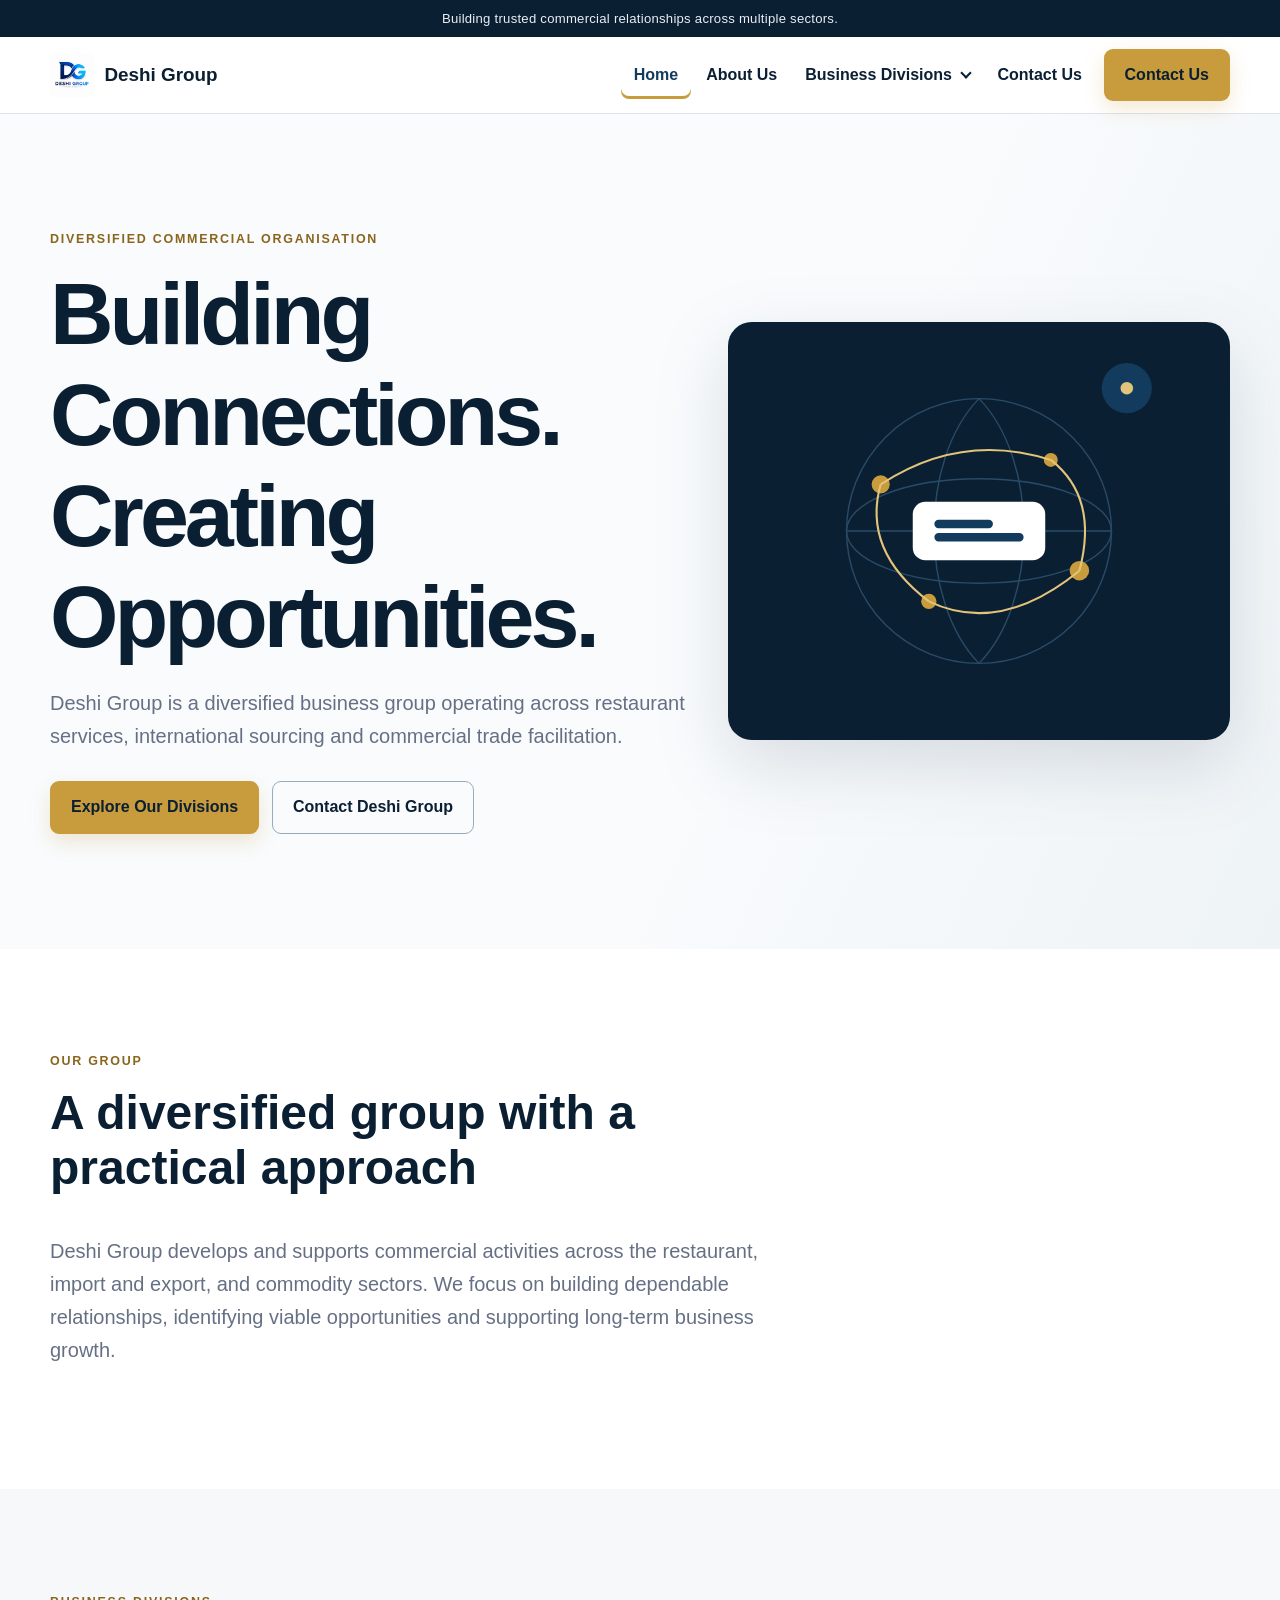
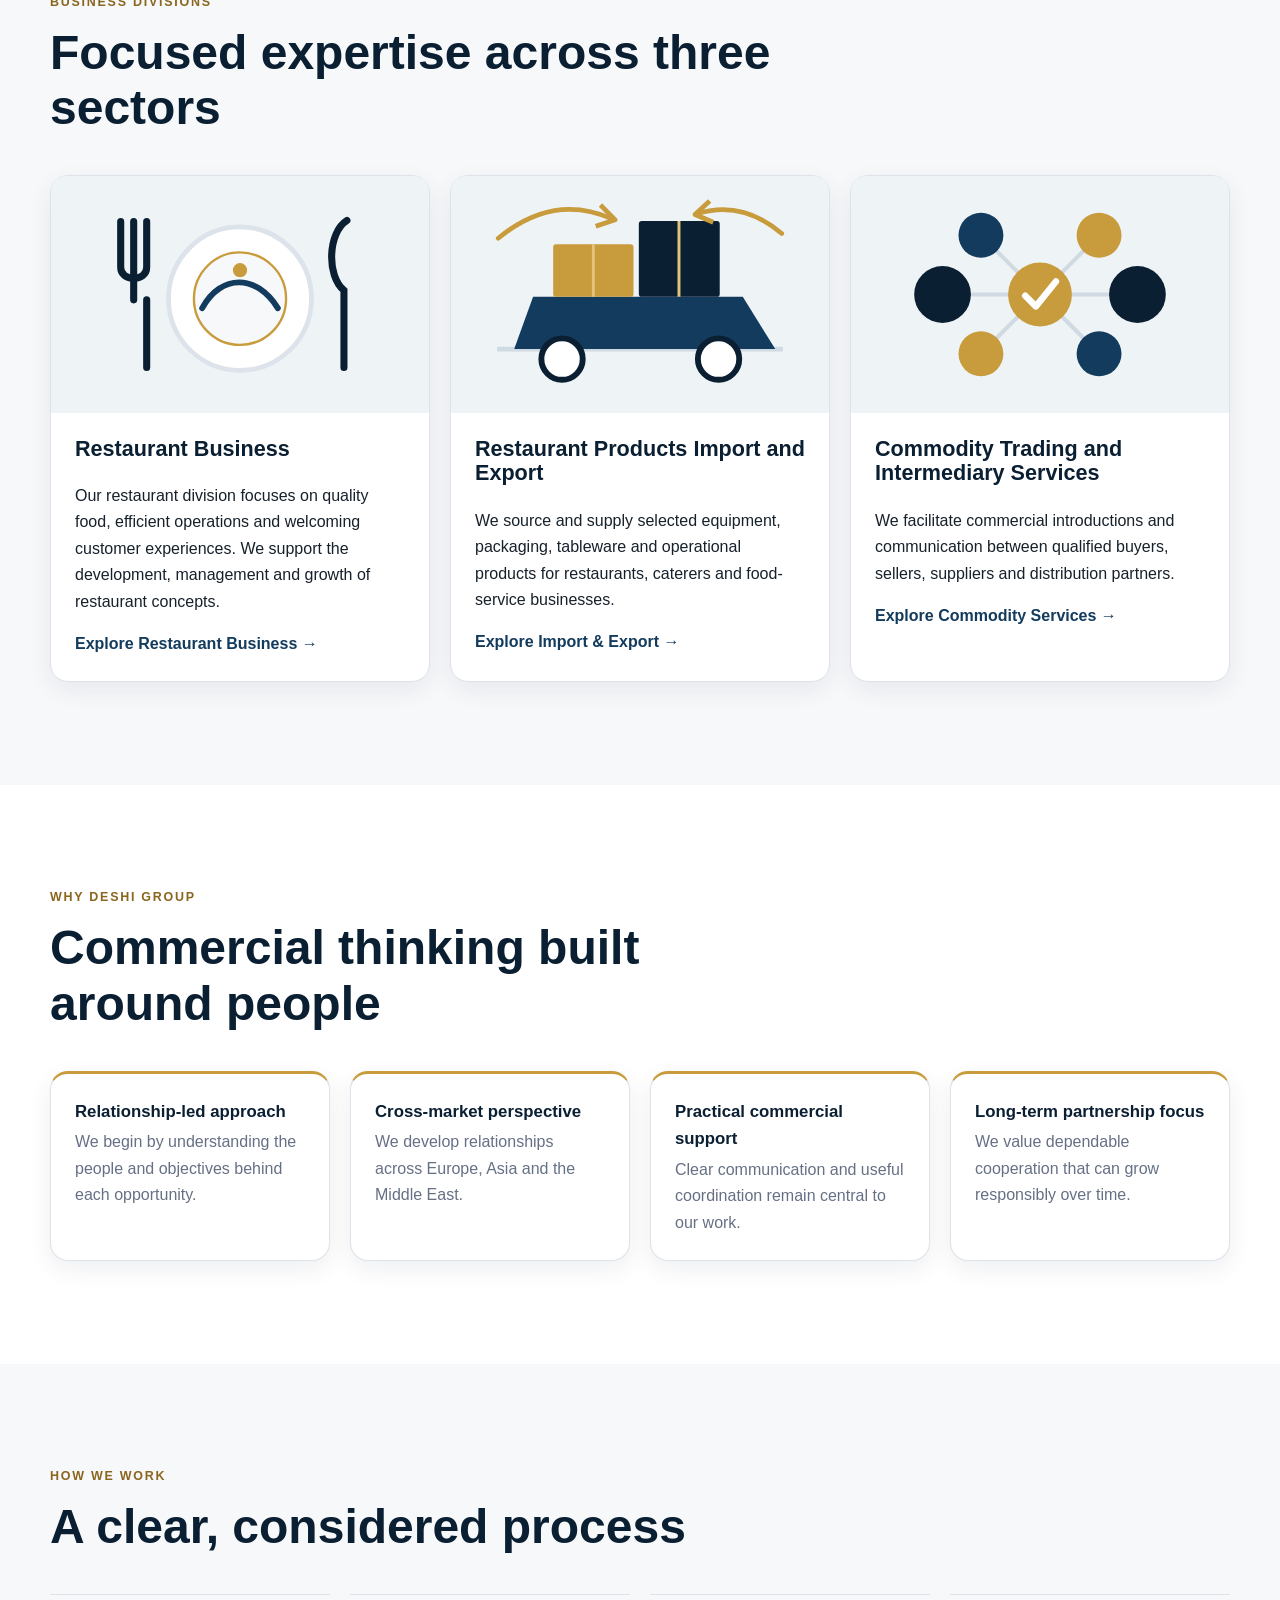
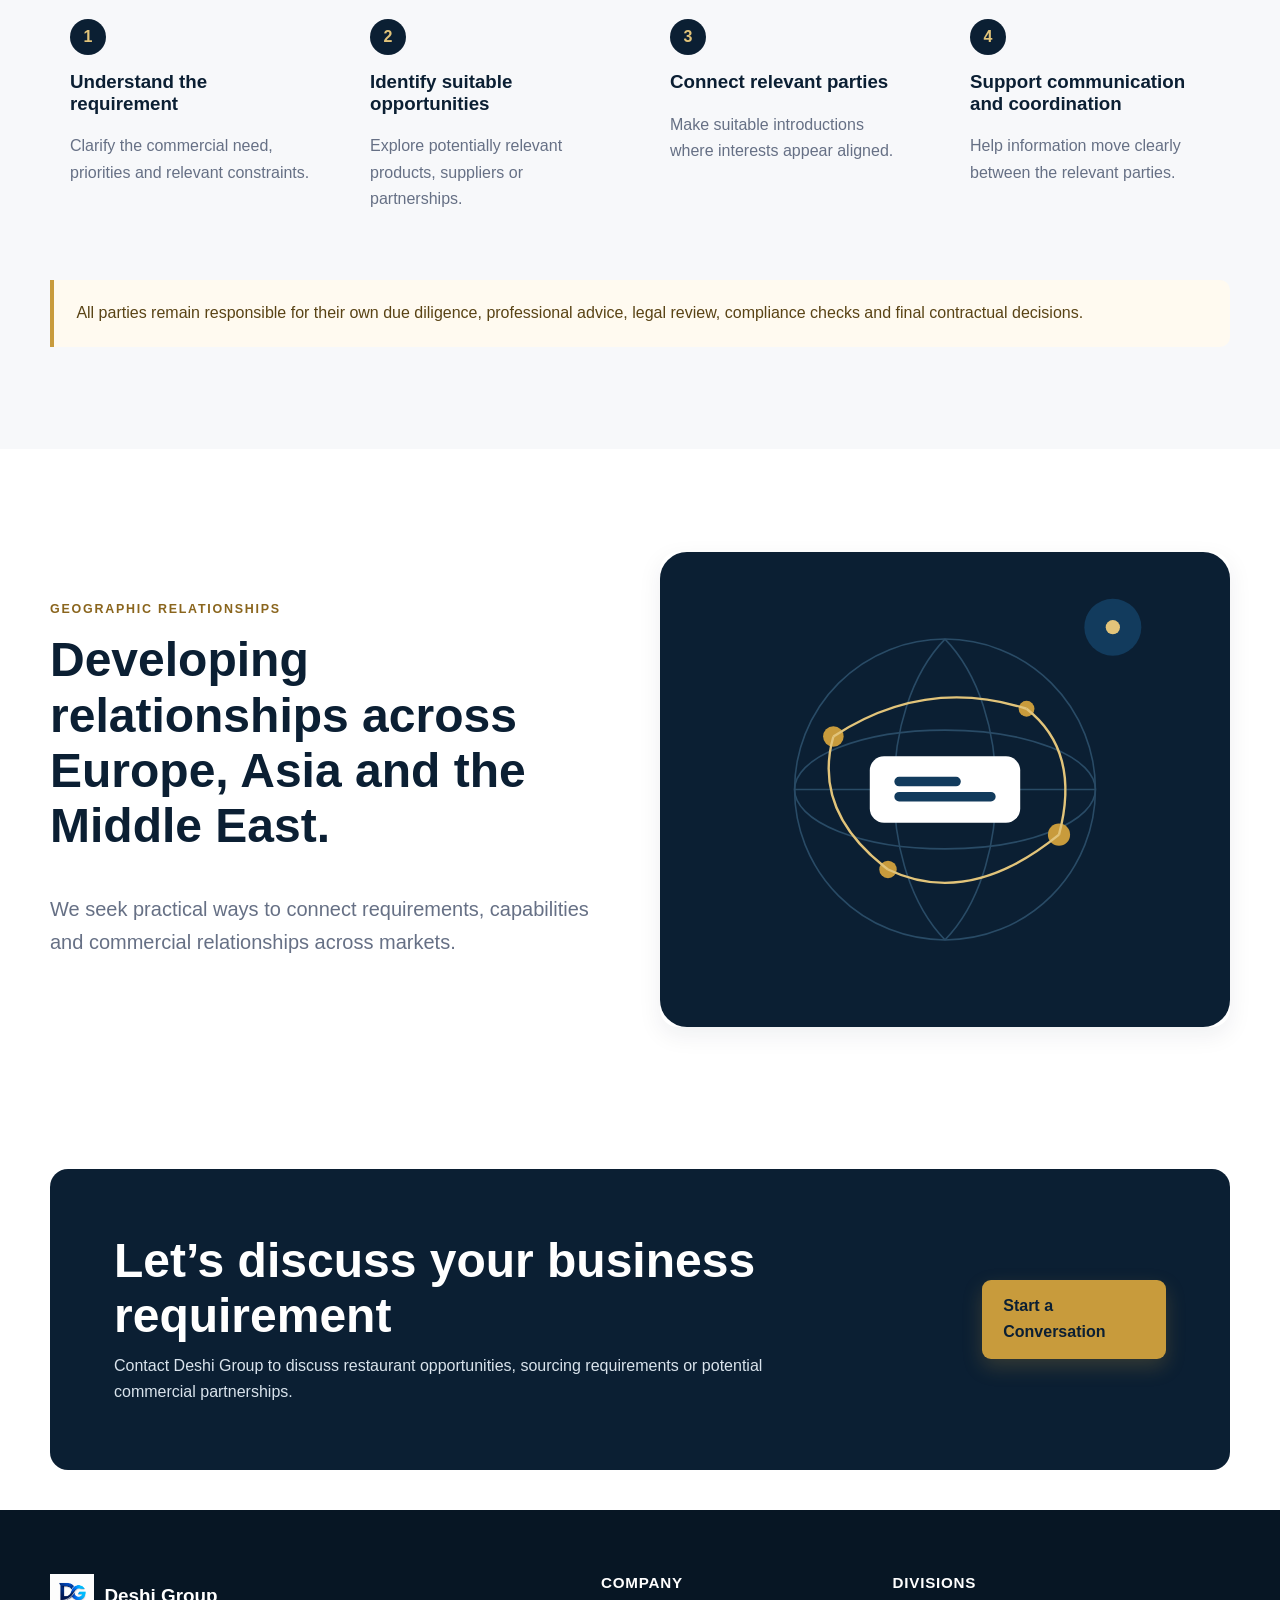
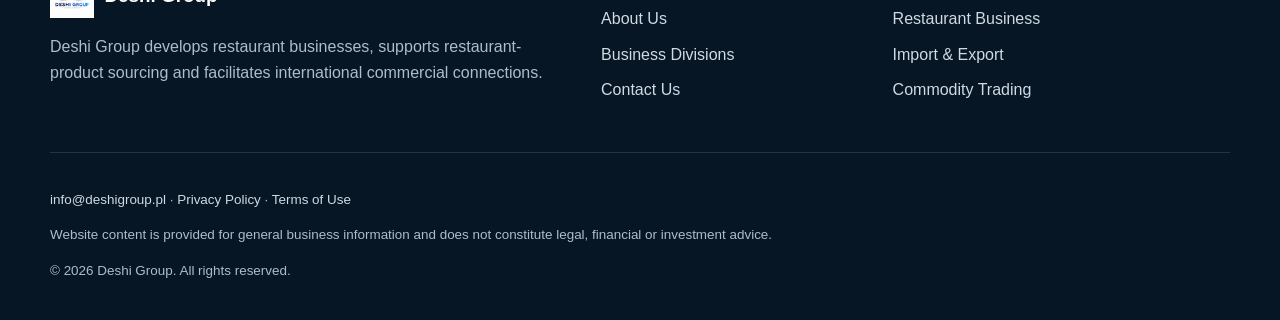
<file: deshi-group-website/index.html>
<!doctype html><html lang="en" class="no-js"><head>
<meta charset="utf-8"><meta name="viewport" content="width=device-width,initial-scale=1">
<title>Deshi Group | Building Connections. Creating Opportunities.</title>
<meta name="description" content="Deshi Group develops restaurant businesses, supports restaurant-product sourcing and facilitates commercial connections across Europe, Asia and the Middle East.">
<link rel="canonical" href="https://deshigroup.pl/"><meta property="og:title" content="Deshi Group | Building Connections. Creating Opportunities."><meta property="og:description" content="A diversified commercial group focused on restaurant services, sourcing and trade facilitation."><meta property="og:type" content="website"><meta property="og:url" content="https://deshigroup.pl/"><meta property="og:image" content="https://deshigroup.pl/images/hero-business.svg"><meta name="twitter:card" content="summary_large_image"><meta name="twitter:title" content="Deshi Group"><meta name="twitter:description" content="Building connections and creating commercial opportunities."><meta name="twitter:image" content="https://deshigroup.pl/images/hero-business.svg">
<link rel="icon" href="images/favicon.svg" type="image/svg+xml"><link rel="manifest" href="site.webmanifest"><meta name="theme-color" content="#0B1F33"><link rel="stylesheet" href="css/style.css"><script defer src="js/script.js"></script>
<script type="application/ld+json">{"@context":"https://schema.org","@type":"Organization","name":"Deshi Group","url":"https://deshigroup.pl/","email":"info@deshigroup.pl","logo":"https://deshigroup.pl/images/logo-placeholder.png"}</script></head><body>
<a class="skip-link" href="#main">Skip to content</a><div class="announcement">Building trusted commercial relationships across multiple sectors.</div>
<header class="site-header"><div class="container header-inner"><a class="brand" href="index.html"><img src="images/logo-placeholder.png" alt="" width="44" height="44">Deshi Group</a><button class="nav-toggle js-only" type="button" aria-expanded="false" aria-controls="site-navigation" aria-label="Open navigation"><span></span></button><nav class="site-nav" id="site-navigation" aria-label="Primary navigation"><ul class="nav-list"><li><a class="nav-link active" aria-current="page" href="index.html">Home</a></li><li><a class="nav-link" href="about.html">About Us</a></li><li class="dropdown-wrap"><button class="dropdown-toggle" type="button" aria-expanded="false" aria-controls="division-menu">Business Divisions <span class="chevron" aria-hidden="true"></span></button><ul class="dropdown-menu" id="division-menu"><li><a href="divisions.html">Divisions Overview</a></li><li><a href="restaurant.html">Restaurant Business</a></li><li><a href="import-export.html">Import &amp; Export</a></li><li><a href="commodity-trading.html">Commodity Trading</a></li></ul></li><li><a class="nav-link" href="contact.html">Contact Us</a></li><li class="nav-cta"><a class="btn btn-primary" href="contact.html">Contact Us</a></li></ul></nav></div></header>
<main id="main">
<section class="hero"><div class="container hero-grid"><div><p class="eyebrow">Diversified commercial organisation</p><h1>Building Connections. Creating Opportunities.</h1><p class="lead">Deshi Group is a diversified business group operating across restaurant services, international sourcing and commercial trade facilitation.</p><div class="button-row"><a class="btn btn-primary" href="divisions.html">Explore Our Divisions</a><a class="btn btn-secondary" href="contact.html">Contact Deshi Group</a></div></div><div class="hero-visual"><img src="images/hero-business.svg" alt="Abstract illustration of connected international markets and partnerships" width="720" height="600"></div></div></section>
<section class="section"><div class="container"><p class="eyebrow">Our group</p><h2 class="section-title">A diversified group with a practical approach</h2><p class="lead">Deshi Group develops and supports commercial activities across the restaurant, import and export, and commodity sectors. We focus on building dependable relationships, identifying viable opportunities and supporting long-term business growth.</p></div></section>
<section class="section surface"><div class="container"><p class="eyebrow">Business divisions</p><h2 class="section-title">Focused expertise across three sectors</h2><div class="grid-3">
<article class="card division-card"><img src="images/restaurant.svg" alt="Abstract place setting representing restaurant operations" width="640" height="400" loading="lazy"><div class="card-body"><h3>Restaurant Business</h3><p>Our restaurant division focuses on quality food, efficient operations and welcoming customer experiences. We support the development, management and growth of restaurant concepts.</p><a class="text-link" href="restaurant.html">Explore Restaurant Business</a></div></article>
<article class="card division-card"><img src="images/import-export.svg" alt="Abstract freight and product boxes representing international sourcing" width="640" height="400" loading="lazy"><div class="card-body"><h3>Restaurant Products Import and Export</h3><p>We source and supply selected equipment, packaging, tableware and operational products for restaurants, caterers and food-service businesses.</p><a class="text-link" href="import-export.html">Explore Import &amp; Export</a></div></article>
<article class="card division-card"><img src="images/commodity-trading.svg" alt="Abstract network representing commercial introductions" width="640" height="400" loading="lazy"><div class="card-body"><h3>Commodity Trading and Intermediary Services</h3><p>We facilitate commercial introductions and communication between qualified buyers, sellers, suppliers and distribution partners.</p><a class="text-link" href="commodity-trading.html">Explore Commodity Services</a></div></article></div></div></section>
<section class="section"><div class="container"><p class="eyebrow">Why Deshi Group</p><h2 class="section-title">Commercial thinking built around people</h2><div class="grid-4"><div class="card icon-card"><strong>Relationship-led approach</strong><span class="muted">We begin by understanding the people and objectives behind each opportunity.</span></div><div class="card icon-card"><strong>Cross-market perspective</strong><span class="muted">We develop relationships across Europe, Asia and the Middle East.</span></div><div class="card icon-card"><strong>Practical commercial support</strong><span class="muted">Clear communication and useful coordination remain central to our work.</span></div><div class="card icon-card"><strong>Long-term partnership focus</strong><span class="muted">We value dependable cooperation that can grow responsibly over time.</span></div></div></div></section>
<section class="section surface"><div class="container"><p class="eyebrow">How we work</p><h2 class="section-title">A clear, considered process</h2><div class="grid-4 process"><article><h3>Understand the requirement</h3><p class="muted">Clarify the commercial need, priorities and relevant constraints.</p></article><article><h3>Identify suitable opportunities</h3><p class="muted">Explore potentially relevant products, suppliers or partnerships.</p></article><article><h3>Connect relevant parties</h3><p class="muted">Make suitable introductions where interests appear aligned.</p></article><article><h3>Support communication and coordination</h3><p class="muted">Help information move clearly between the relevant parties.</p></article></div><div class="notice" style="margin-top:2rem">All parties remain responsible for their own due diligence, professional advice, legal review, compliance checks and final contractual decisions.</div></div></section>
<section class="section"><div class="container split"><div><p class="eyebrow">Geographic relationships</p><h2 class="section-title">Developing relationships across Europe, Asia and the Middle East.</h2><p class="lead">We seek practical ways to connect requirements, capabilities and commercial relationships across markets.</p></div><img src="images/hero-business.svg" alt="Abstract connected market network" width="720" height="600" loading="lazy"></div></section>
<section class="section-sm"><div class="container"><div class="cta"><div><h2>Let’s discuss your business requirement</h2><p>Contact Deshi Group to discuss restaurant opportunities, sourcing requirements or potential commercial partnerships.</p></div><a class="btn btn-primary" href="contact.html">Start a Conversation</a></div></div></section>
</main>
<footer class="site-footer"><div class="container"><div class="footer-grid"><div><a class="brand" href="index.html"><img src="images/logo-placeholder.png" alt="" width="44" height="44">Deshi Group</a><p>Deshi Group develops restaurant businesses, supports restaurant-product sourcing and facilitates international commercial connections.</p></div><div><h3>Company</h3><ul><li><a href="about.html">About Us</a></li><li><a href="divisions.html">Business Divisions</a></li><li><a href="contact.html">Contact Us</a></li></ul></div><div><h3>Divisions</h3><ul><li><a href="restaurant.html">Restaurant Business</a></li><li><a href="import-export.html">Import &amp; Export</a></li><li><a href="commodity-trading.html">Commodity Trading</a></li></ul></div></div><div class="footer-bottom"><p><a href="mailto:info@deshigroup.pl">info@deshigroup.pl</a> · <a href="privacy.html">Privacy Policy</a> · <a href="terms.html">Terms of Use</a></p><p>Website content is provided for general business information and does not constitute legal, financial or investment advice.</p><p>© <span data-year>2026</span> Deshi Group. All rights reserved.</p></div></div></footer><button class="back-to-top js-only" type="button" aria-label="Back to top">↑</button></body></html>
</file>
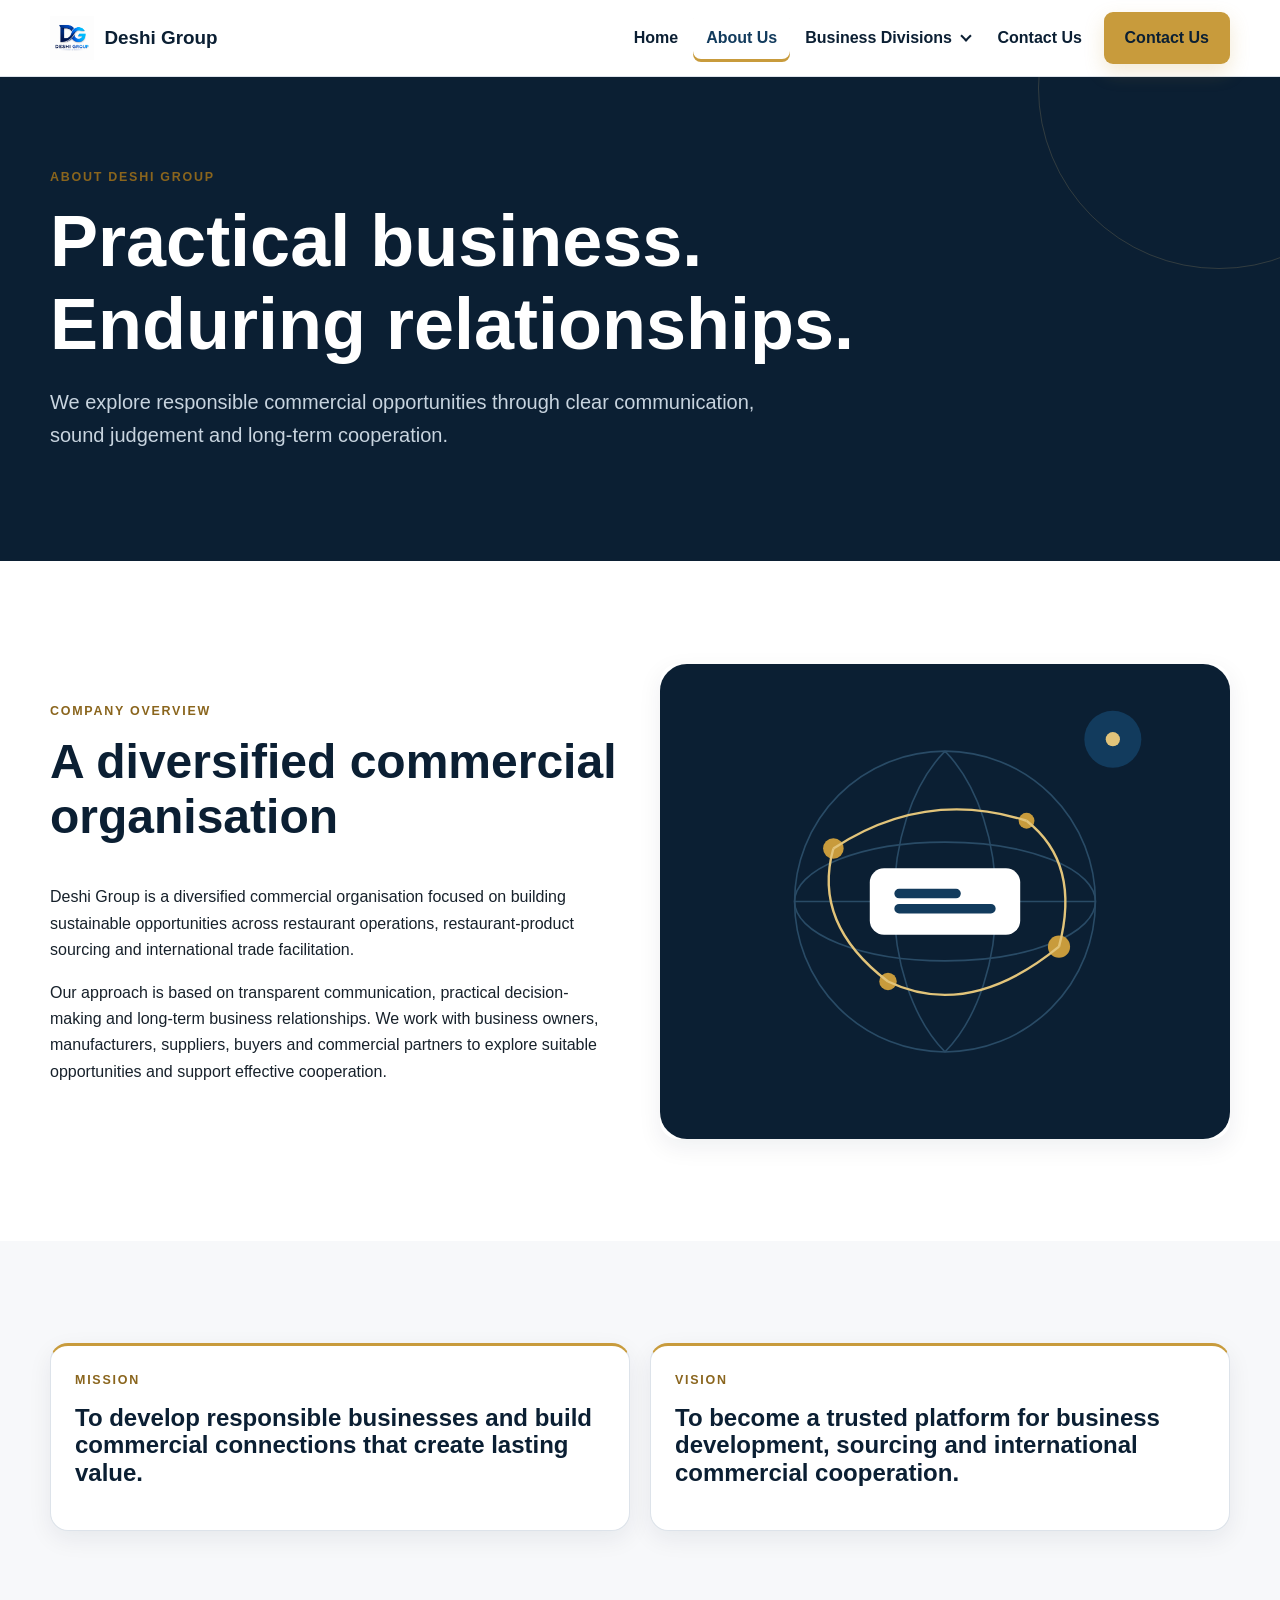
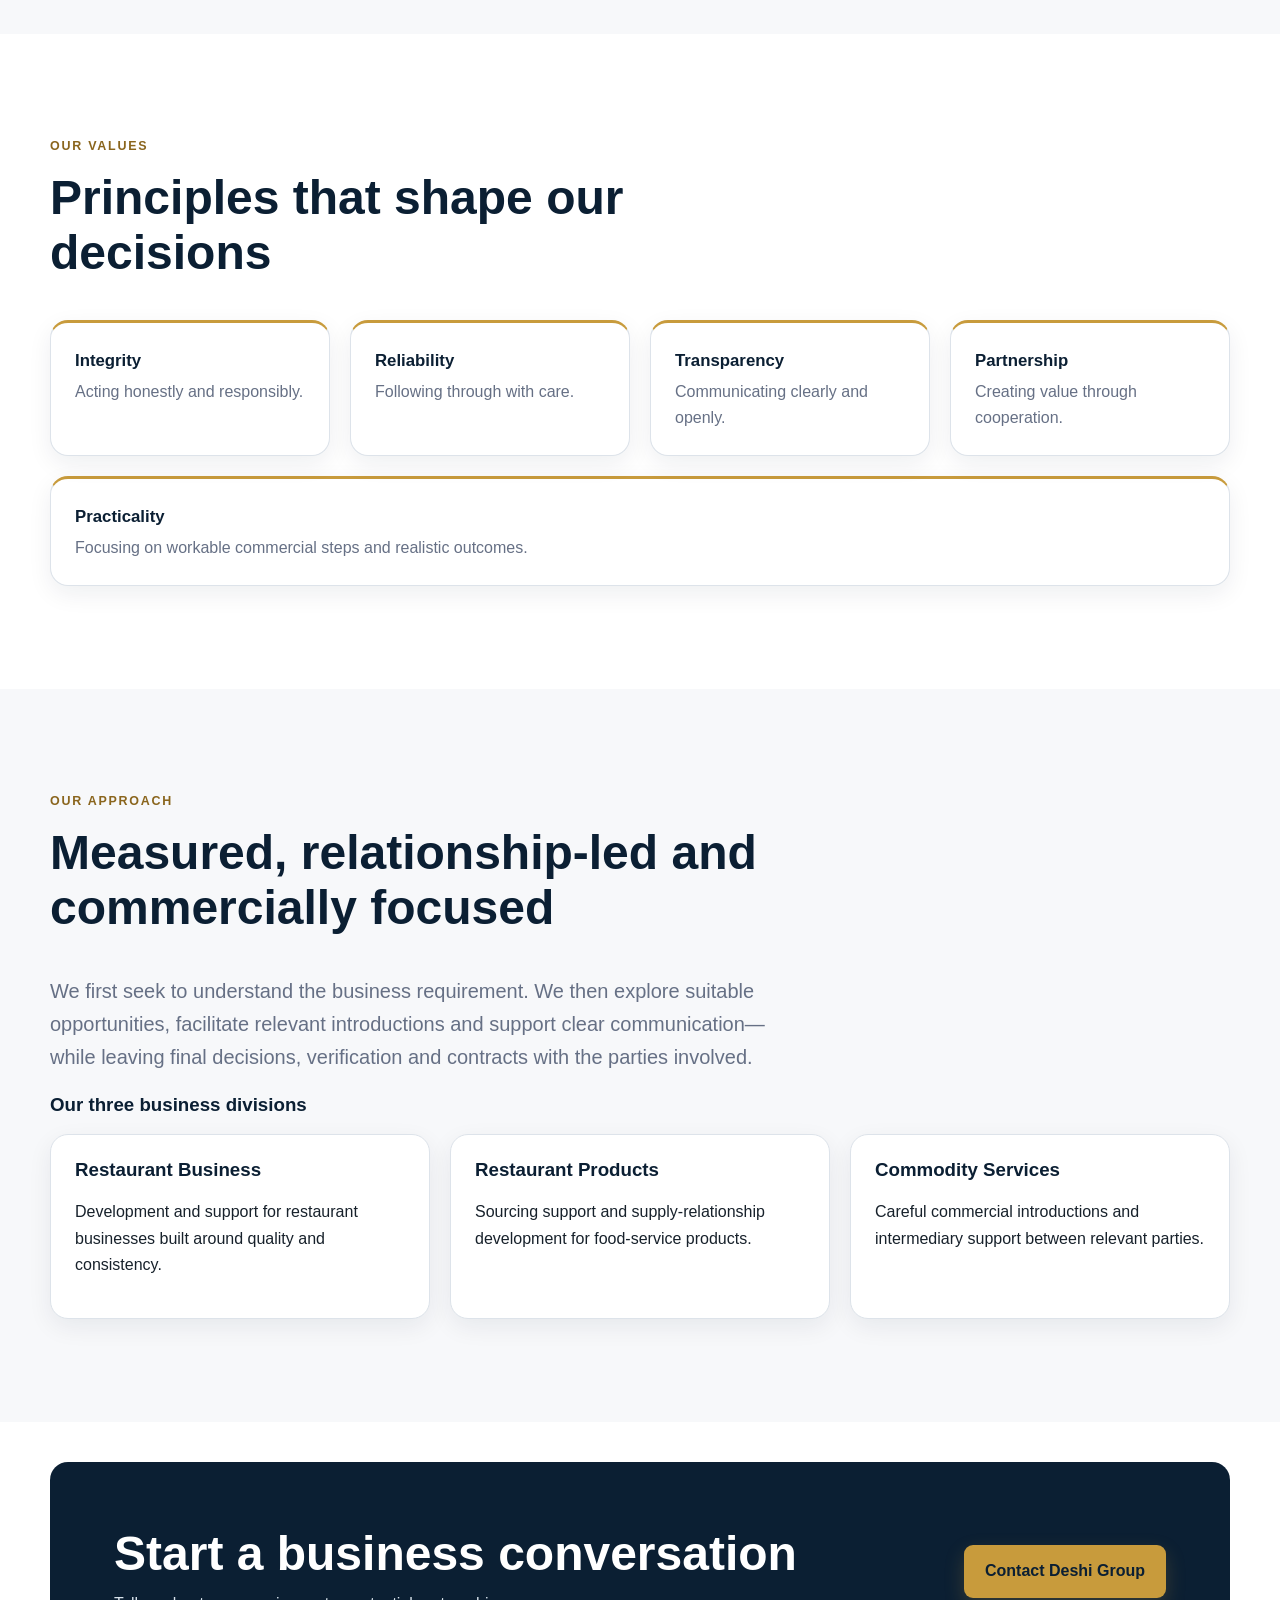
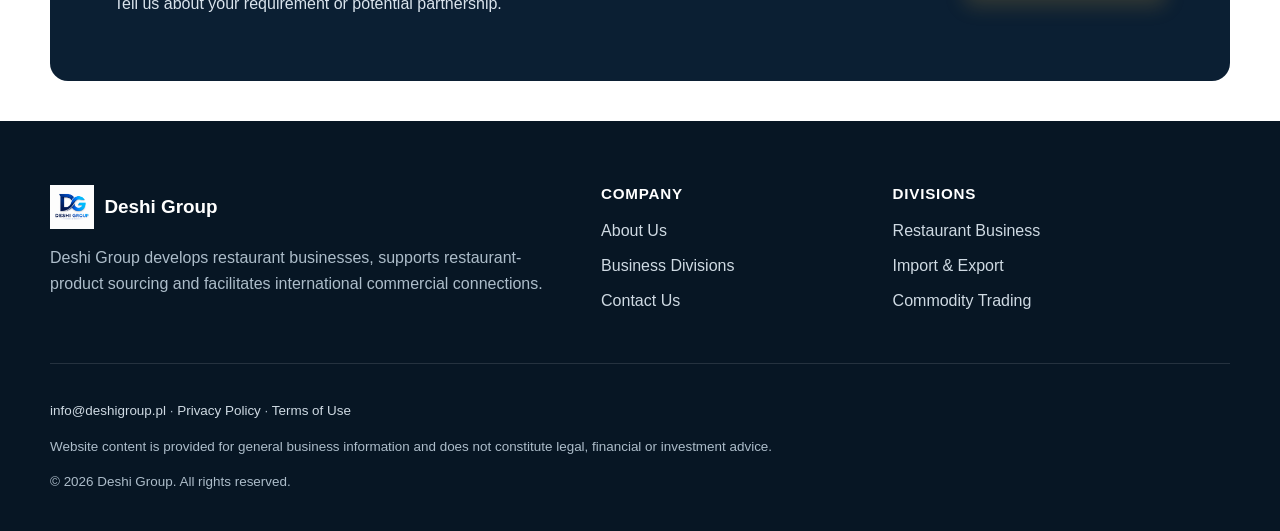
<file: deshi-group-website/about.html>
<!doctype html><html lang="en" class="no-js"><head><meta charset="utf-8"><meta name="viewport" content="width=device-width,initial-scale=1"><title>About Us | Deshi Group</title><meta name="description" content="Learn about Deshi Group’s mission, vision, values and practical approach to developing sustainable commercial opportunities."><link rel="canonical" href="https://deshigroup.pl/about.html"><meta property="og:title" content="About Deshi Group"><meta property="og:description" content="A diversified organisation built on integrity, reliability and long-term partnership."><meta property="og:type" content="website"><meta property="og:url" content="https://deshigroup.pl/about.html"><meta property="og:image" content="https://deshigroup.pl/images/hero-business.svg"><meta name="twitter:card" content="summary_large_image"><meta name="twitter:title" content="About Deshi Group"><meta name="twitter:description" content="Our mission, vision, values and practical approach."><meta name="twitter:image" content="https://deshigroup.pl/images/hero-business.svg"><link rel="icon" href="images/favicon.svg" type="image/svg+xml"><meta name="theme-color" content="#0B1F33"><link rel="stylesheet" href="css/style.css"><script defer src="js/script.js"></script></head><body>
<a class="skip-link" href="#main">Skip to content</a><header class="site-header"><div class="container header-inner"><a class="brand" href="index.html"><img src="images/logo-placeholder.png" alt="" width="44" height="44">Deshi Group</a><button class="nav-toggle js-only" type="button" aria-expanded="false" aria-controls="site-navigation" aria-label="Open navigation"><span></span></button><nav class="site-nav" id="site-navigation" aria-label="Primary navigation"><ul class="nav-list"><li><a class="nav-link" href="index.html">Home</a></li><li><a class="nav-link active" aria-current="page" href="about.html">About Us</a></li><li class="dropdown-wrap"><button class="dropdown-toggle" type="button" aria-expanded="false" aria-controls="division-menu">Business Divisions <span class="chevron" aria-hidden="true"></span></button><ul class="dropdown-menu" id="division-menu"><li><a href="divisions.html">Divisions Overview</a></li><li><a href="restaurant.html">Restaurant Business</a></li><li><a href="import-export.html">Import &amp; Export</a></li><li><a href="commodity-trading.html">Commodity Trading</a></li></ul></li><li><a class="nav-link" href="contact.html">Contact Us</a></li><li class="nav-cta"><a class="btn btn-primary" href="contact.html">Contact Us</a></li></ul></nav></div></header>
<main id="main"><section class="page-hero"><div class="container"><p class="eyebrow">About Deshi Group</p><h1 class="page-title">Practical business. Enduring relationships.</h1><p class="lead">We explore responsible commercial opportunities through clear communication, sound judgement and long-term cooperation.</p></div></section>
<section class="section"><div class="container split"><div><p class="eyebrow">Company overview</p><h2 class="section-title">A diversified commercial organisation</h2><p>Deshi Group is a diversified commercial organisation focused on building sustainable opportunities across restaurant operations, restaurant-product sourcing and international trade facilitation.</p><p>Our approach is based on transparent communication, practical decision-making and long-term business relationships. We work with business owners, manufacturers, suppliers, buyers and commercial partners to explore suitable opportunities and support effective cooperation.</p></div><img src="images/hero-business.svg" alt="Connected markets and partnership illustration" width="720" height="600"></div></section>
<section class="section surface"><div class="container grid-2"><article class="card icon-card"><p class="eyebrow">Mission</p><h2>To develop responsible businesses and build commercial connections that create lasting value.</h2></article><article class="card icon-card"><p class="eyebrow">Vision</p><h2>To become a trusted platform for business development, sourcing and international commercial cooperation.</h2></article></div></section>
<section class="section"><div class="container"><p class="eyebrow">Our values</p><h2 class="section-title">Principles that shape our decisions</h2><div class="grid-4"><div class="card icon-card"><strong>Integrity</strong><span class="muted">Acting honestly and responsibly.</span></div><div class="card icon-card"><strong>Reliability</strong><span class="muted">Following through with care.</span></div><div class="card icon-card"><strong>Transparency</strong><span class="muted">Communicating clearly and openly.</span></div><div class="card icon-card"><strong>Partnership</strong><span class="muted">Creating value through cooperation.</span></div></div><div class="card icon-card" style="margin-top:1.25rem"><strong>Practicality</strong><span class="muted">Focusing on workable commercial steps and realistic outcomes.</span></div></div></section>
<section class="section surface"><div class="container"><p class="eyebrow">Our approach</p><h2 class="section-title">Measured, relationship-led and commercially focused</h2><p class="lead">We first seek to understand the business requirement. We then explore suitable opportunities, facilitate relevant introductions and support clear communication—while leaving final decisions, verification and contracts with the parties involved.</p><h3>Our three business divisions</h3><div class="grid-3"><div class="card card-body"><h3>Restaurant Business</h3><p>Development and support for restaurant businesses built around quality and consistency.</p></div><div class="card card-body"><h3>Restaurant Products</h3><p>Sourcing support and supply-relationship development for food-service products.</p></div><div class="card card-body"><h3>Commodity Services</h3><p>Careful commercial introductions and intermediary support between relevant parties.</p></div></div></div></section>
<section class="section-sm"><div class="container"><div class="cta"><div><h2>Start a business conversation</h2><p>Tell us about your requirement or potential partnership.</p></div><a class="btn btn-primary" href="contact.html">Contact Deshi Group</a></div></div></section></main>
<footer class="site-footer"><div class="container"><div class="footer-grid"><div><a class="brand" href="index.html"><img src="images/logo-placeholder.png" alt="" width="44" height="44">Deshi Group</a><p>Deshi Group develops restaurant businesses, supports restaurant-product sourcing and facilitates international commercial connections.</p></div><div><h3>Company</h3><ul><li><a href="about.html">About Us</a></li><li><a href="divisions.html">Business Divisions</a></li><li><a href="contact.html">Contact Us</a></li></ul></div><div><h3>Divisions</h3><ul><li><a href="restaurant.html">Restaurant Business</a></li><li><a href="import-export.html">Import &amp; Export</a></li><li><a href="commodity-trading.html">Commodity Trading</a></li></ul></div></div><div class="footer-bottom"><p><a href="mailto:info@deshigroup.pl">info@deshigroup.pl</a> · <a href="privacy.html">Privacy Policy</a> · <a href="terms.html">Terms of Use</a></p><p>Website content is provided for general business information and does not constitute legal, financial or investment advice.</p><p>© <span data-year>2026</span> Deshi Group. All rights reserved.</p></div></div></footer><button class="back-to-top js-only" type="button" aria-label="Back to top">↑</button></body></html>
</file>
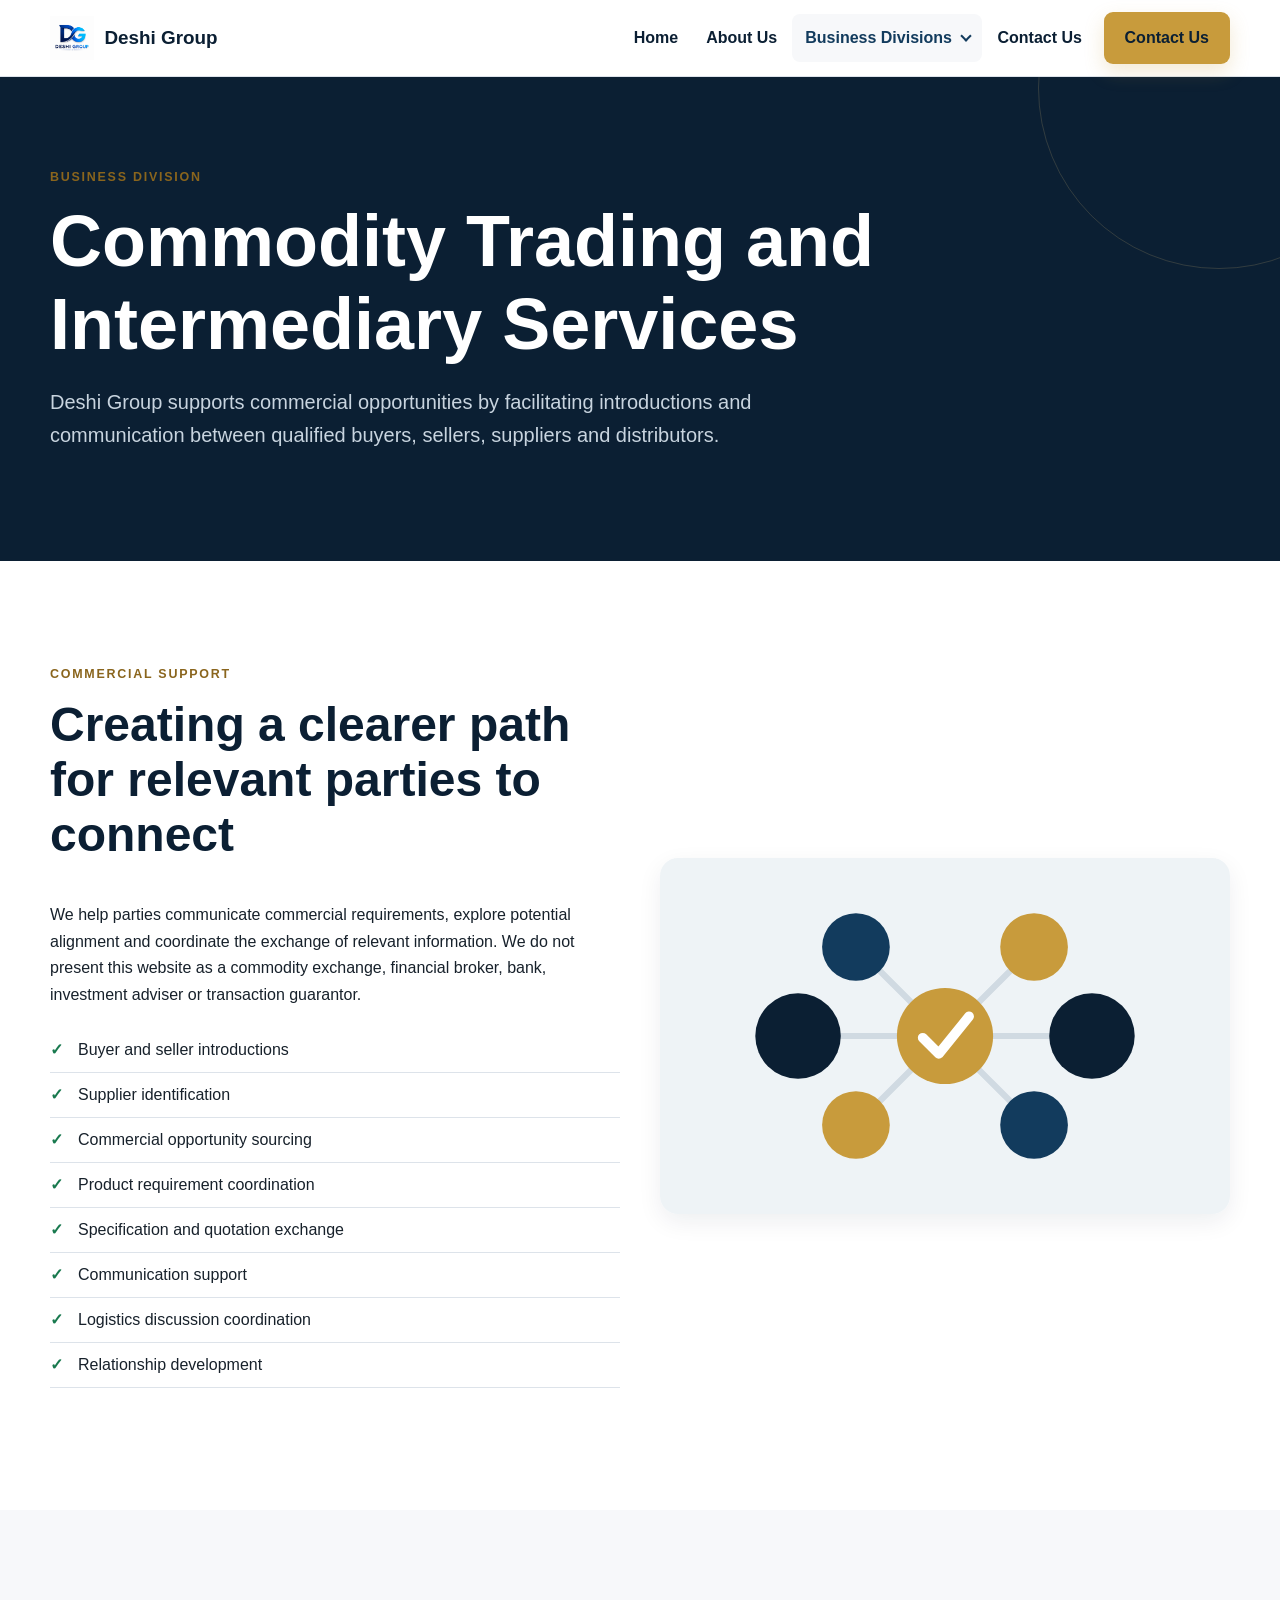
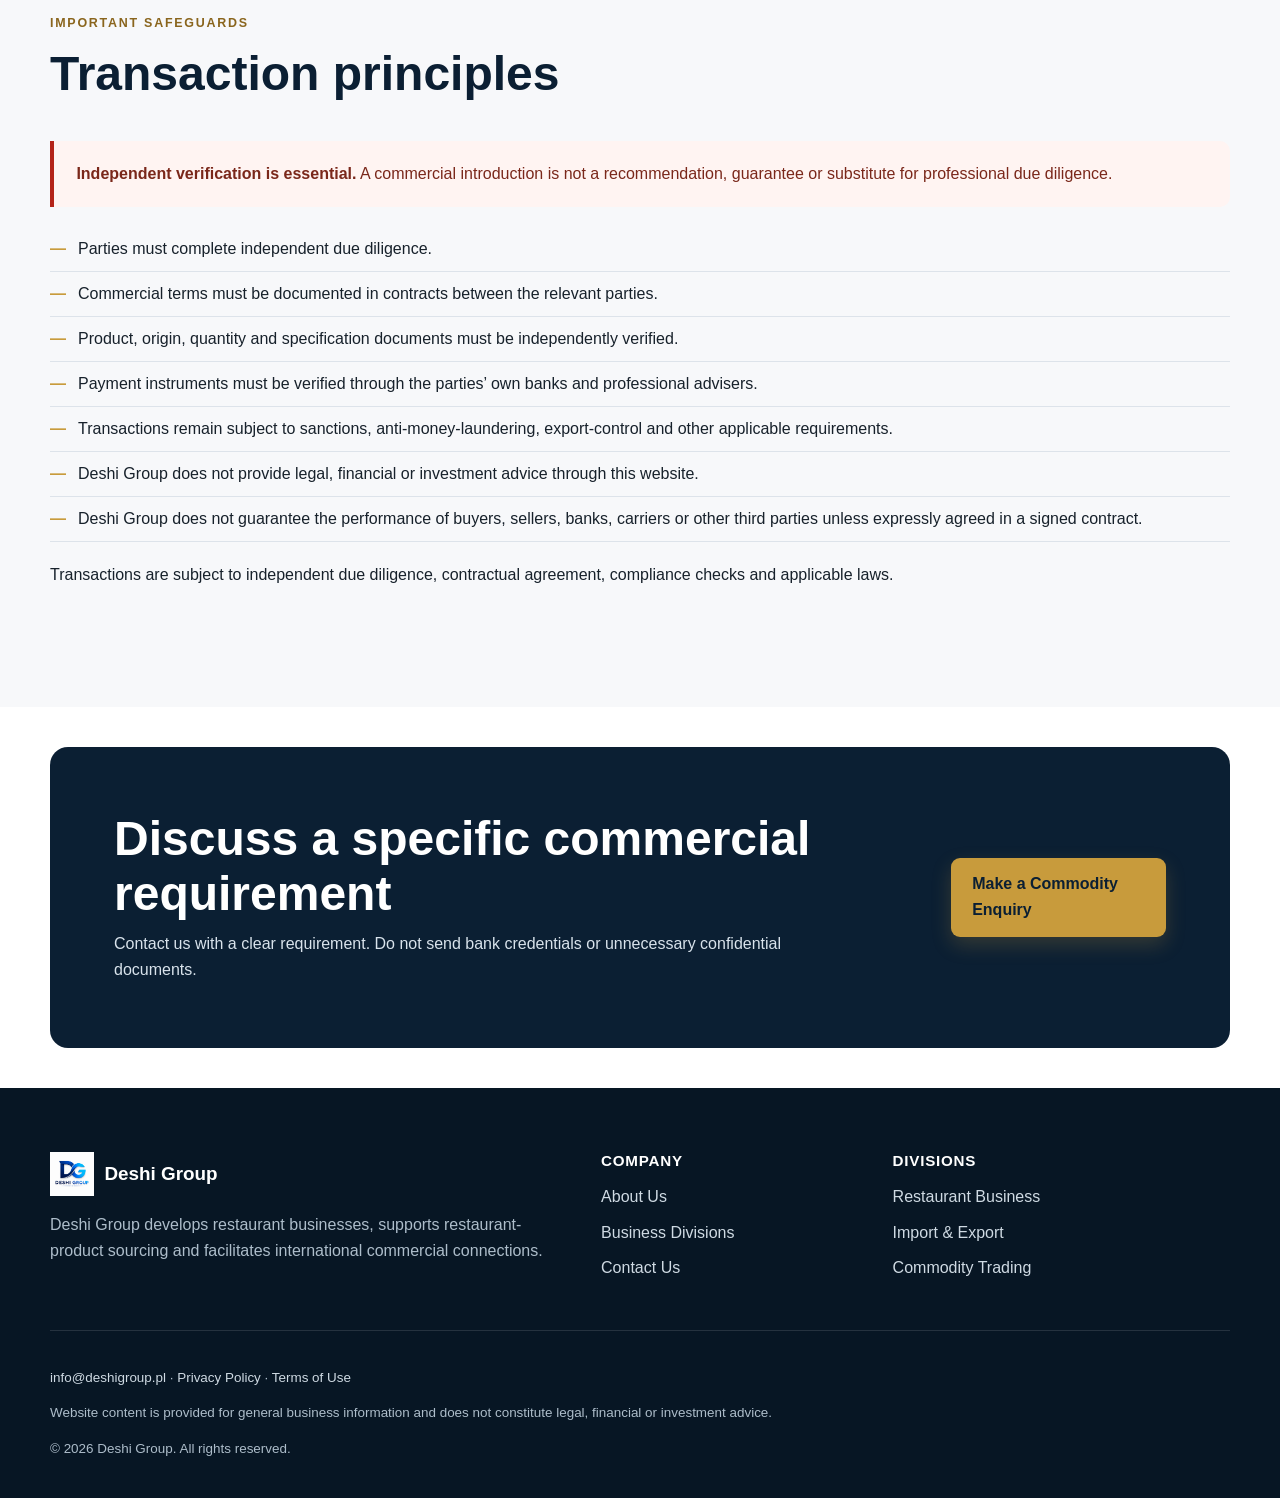
<file: deshi-group-website/commodity-trading.html>
<!doctype html><html lang="en" class="no-js"><head><meta charset="utf-8"><meta name="viewport" content="width=device-width,initial-scale=1"><title>Commodity Trading and Intermediary Services | Deshi Group</title><meta name="description" content="Deshi Group supports commercial opportunities through buyer-supplier introductions, opportunity sourcing and communication coordination."><link rel="canonical" href="https://deshigroup.pl/commodity-trading.html"><meta property="og:title" content="Commodity Trading and Intermediary Services | Deshi Group"><meta property="og:description" content="Careful commercial introductions and intermediary support between qualified parties."><meta property="og:type" content="website"><meta property="og:url" content="https://deshigroup.pl/commodity-trading.html"><meta property="og:image" content="https://deshigroup.pl/images/commodity-trading.svg"><meta name="twitter:card" content="summary_large_image"><meta name="twitter:title" content="Commodity Intermediary Services"><meta name="twitter:description" content="Commercial introductions and communication support."><meta name="twitter:image" content="https://deshigroup.pl/images/commodity-trading.svg"><link rel="icon" href="images/favicon.svg" type="image/svg+xml"><meta name="theme-color" content="#0B1F33"><link rel="stylesheet" href="css/style.css"><script defer src="js/script.js"></script></head><body>
<a class="skip-link" href="#main">Skip to content</a><header class="site-header"><div class="container header-inner"><a class="brand" href="index.html"><img src="images/logo-placeholder.png" alt="" width="44" height="44">Deshi Group</a><button class="nav-toggle js-only" type="button" aria-expanded="false" aria-controls="site-navigation" aria-label="Open navigation"><span></span></button><nav class="site-nav" id="site-navigation" aria-label="Primary navigation"><ul class="nav-list"><li><a class="nav-link" href="index.html">Home</a></li><li><a class="nav-link" href="about.html">About Us</a></li><li class="dropdown-wrap"><button class="dropdown-toggle active" type="button" aria-expanded="false" aria-controls="division-menu">Business Divisions <span class="chevron" aria-hidden="true"></span></button><ul class="dropdown-menu" id="division-menu"><li><a href="divisions.html">Divisions Overview</a></li><li><a href="restaurant.html">Restaurant Business</a></li><li><a href="import-export.html">Import &amp; Export</a></li><li><a aria-current="page" href="commodity-trading.html">Commodity Trading</a></li></ul></li><li><a class="nav-link" href="contact.html">Contact Us</a></li><li class="nav-cta"><a class="btn btn-primary" href="contact.html">Contact Us</a></li></ul></nav></div></header>
<main id="main"><section class="page-hero"><div class="container"><p class="eyebrow">Business division</p><h1 class="page-title">Commodity Trading and Intermediary Services</h1><p class="lead">Deshi Group supports commercial opportunities by facilitating introductions and communication between qualified buyers, sellers, suppliers and distributors.</p></div></section>
<section class="section"><div class="container split"><div><p class="eyebrow">Commercial support</p><h2 class="section-title">Creating a clearer path for relevant parties to connect</h2><p>We help parties communicate commercial requirements, explore potential alignment and coordinate the exchange of relevant information. We do not present this website as a commodity exchange, financial broker, bank, investment adviser or transaction guarantor.</p><ul class="check-list"><li>Buyer and seller introductions</li><li>Supplier identification</li><li>Commercial opportunity sourcing</li><li>Product requirement coordination</li><li>Specification and quotation exchange</li><li>Communication support</li><li>Logistics discussion coordination</li><li>Relationship development</li></ul></div><img src="images/commodity-trading.svg" alt="Network representing commercial introductions between parties" width="640" height="400"></div></section>
<section class="section surface"><div class="container"><p class="eyebrow">Important safeguards</p><h2 class="section-title">Transaction principles</h2><div class="notice danger"><strong>Independent verification is essential.</strong> A commercial introduction is not a recommendation, guarantee or substitute for professional due diligence.</div><ul class="plain-list"><li>Parties must complete independent due diligence.</li><li>Commercial terms must be documented in contracts between the relevant parties.</li><li>Product, origin, quantity and specification documents must be independently verified.</li><li>Payment instruments must be verified through the parties’ own banks and professional advisers.</li><li>Transactions remain subject to sanctions, anti-money-laundering, export-control and other applicable requirements.</li><li>Deshi Group does not provide legal, financial or investment advice through this website.</li><li>Deshi Group does not guarantee the performance of buyers, sellers, banks, carriers or other third parties unless expressly agreed in a signed contract.</li></ul><p>Transactions are subject to independent due diligence, contractual agreement, compliance checks and applicable laws.</p></div></section>
<section class="section-sm"><div class="container"><div class="cta"><div><h2>Discuss a specific commercial requirement</h2><p>Contact us with a clear requirement. Do not send bank credentials or unnecessary confidential documents.</p></div><a class="btn btn-primary" href="contact.html?division=Commodity%20Trading%20and%20Intermediary%20Services">Make a Commodity Enquiry</a></div></div></section></main>
<footer class="site-footer"><div class="container"><div class="footer-grid"><div><a class="brand" href="index.html"><img src="images/logo-placeholder.png" alt="" width="44" height="44">Deshi Group</a><p>Deshi Group develops restaurant businesses, supports restaurant-product sourcing and facilitates international commercial connections.</p></div><div><h3>Company</h3><ul><li><a href="about.html">About Us</a></li><li><a href="divisions.html">Business Divisions</a></li><li><a href="contact.html">Contact Us</a></li></ul></div><div><h3>Divisions</h3><ul><li><a href="restaurant.html">Restaurant Business</a></li><li><a href="import-export.html">Import &amp; Export</a></li><li><a href="commodity-trading.html">Commodity Trading</a></li></ul></div></div><div class="footer-bottom"><p><a href="mailto:info@deshigroup.pl">info@deshigroup.pl</a> · <a href="privacy.html">Privacy Policy</a> · <a href="terms.html">Terms of Use</a></p><p>Website content is provided for general business information and does not constitute legal, financial or investment advice.</p><p>© <span data-year>2026</span> Deshi Group. All rights reserved.</p></div></div></footer><button class="back-to-top js-only" type="button" aria-label="Back to top">↑</button></body></html>
</file>
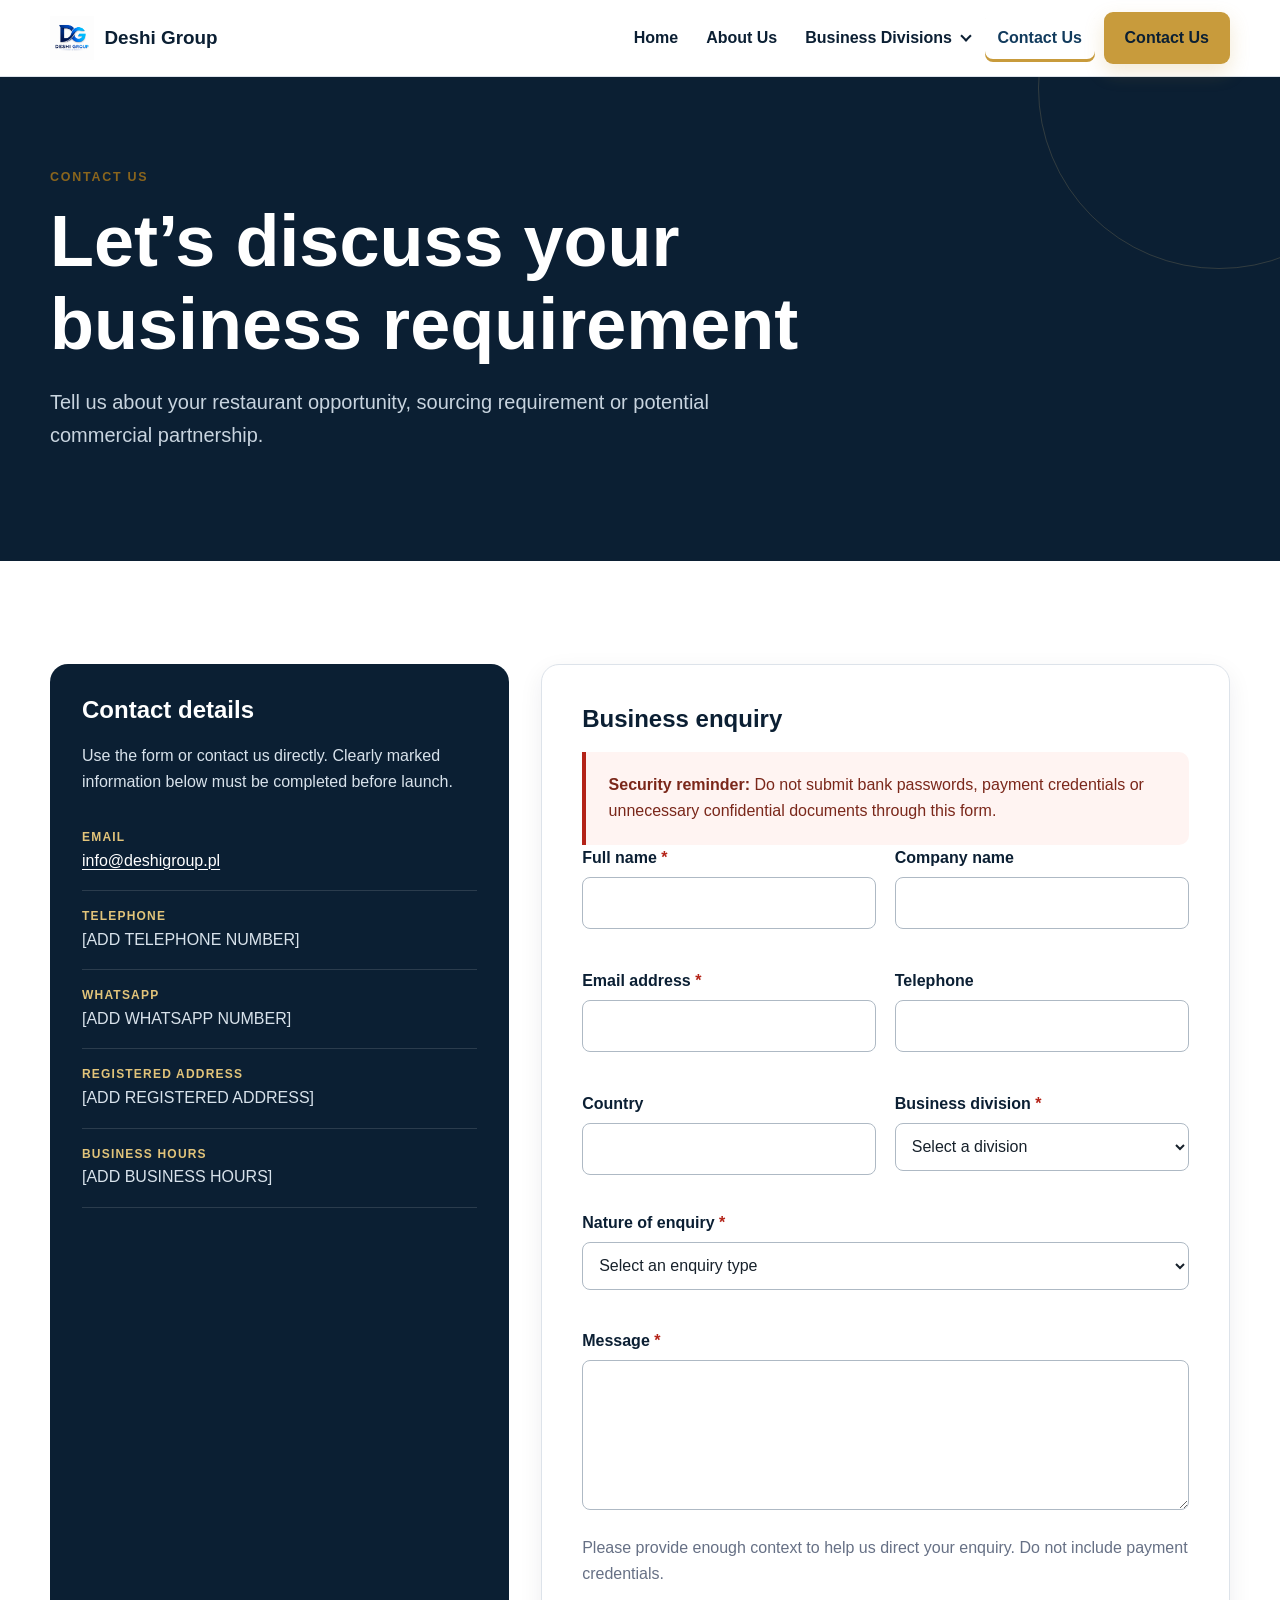
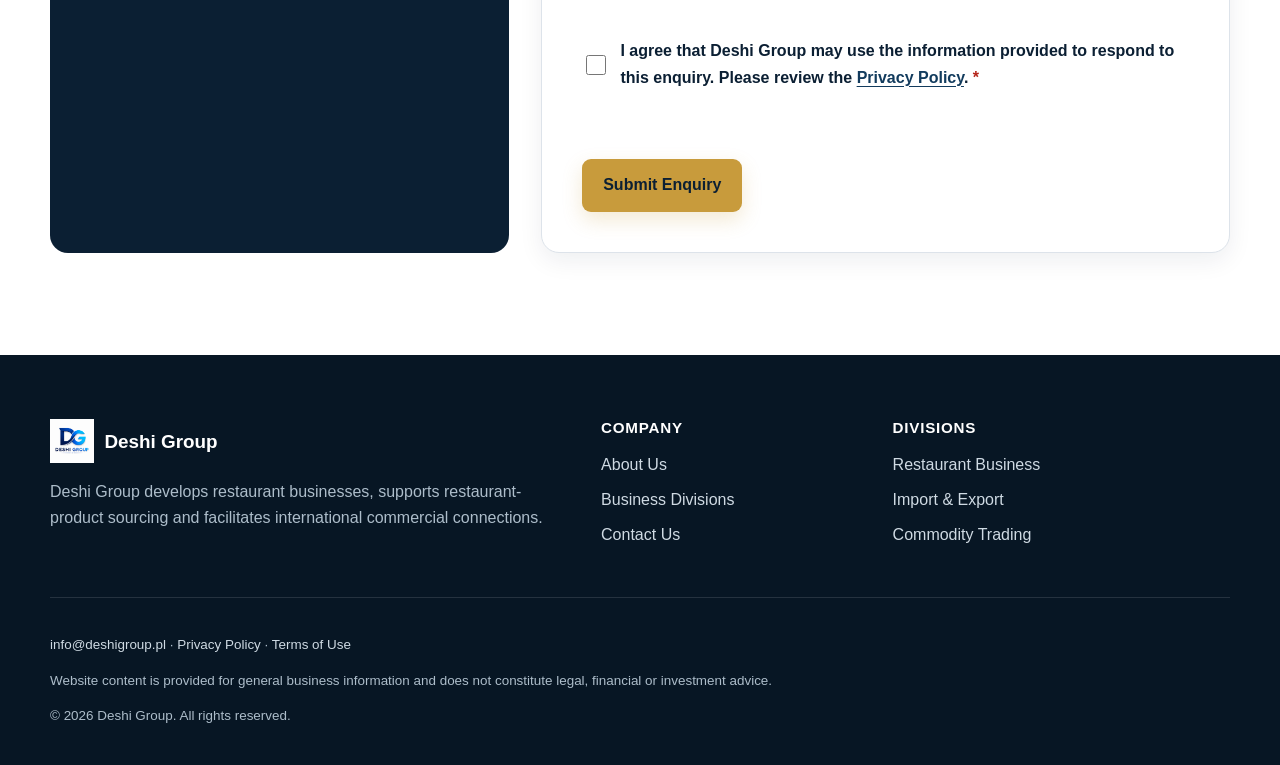
<file: deshi-group-website/contact.html>
<!doctype html><html lang="en" class="no-js"><head><meta charset="utf-8"><meta name="viewport" content="width=device-width,initial-scale=1"><title>Contact Us | Deshi Group</title><meta name="description" content="Contact Deshi Group about restaurant opportunities, restaurant-product sourcing, commodity introductions or business partnerships."><link rel="canonical" href="https://deshigroup.pl/contact.html"><meta property="og:title" content="Contact Deshi Group"><meta property="og:description" content="Start a conversation about your business requirement."><meta property="og:type" content="website"><meta property="og:url" content="https://deshigroup.pl/contact.html"><meta property="og:image" content="https://deshigroup.pl/images/hero-business.svg"><meta name="twitter:card" content="summary_large_image"><meta name="twitter:title" content="Contact Deshi Group"><meta name="twitter:description" content="Start a conversation about your business requirement."><meta name="twitter:image" content="https://deshigroup.pl/images/hero-business.svg"><link rel="icon" href="images/favicon.svg" type="image/svg+xml"><meta name="theme-color" content="#0B1F33"><link rel="stylesheet" href="css/style.css"><script defer src="js/script.js"></script></head><body>
<a class="skip-link" href="#main">Skip to content</a><header class="site-header"><div class="container header-inner"><a class="brand" href="index.html"><img src="images/logo-placeholder.png" alt="" width="44" height="44">Deshi Group</a><button class="nav-toggle js-only" type="button" aria-expanded="false" aria-controls="site-navigation" aria-label="Open navigation"><span></span></button><nav class="site-nav" id="site-navigation" aria-label="Primary navigation"><ul class="nav-list"><li><a class="nav-link" href="index.html">Home</a></li><li><a class="nav-link" href="about.html">About Us</a></li><li class="dropdown-wrap"><button class="dropdown-toggle" type="button" aria-expanded="false" aria-controls="division-menu">Business Divisions <span class="chevron" aria-hidden="true"></span></button><ul class="dropdown-menu" id="division-menu"><li><a href="divisions.html">Divisions Overview</a></li><li><a href="restaurant.html">Restaurant Business</a></li><li><a href="import-export.html">Import &amp; Export</a></li><li><a href="commodity-trading.html">Commodity Trading</a></li></ul></li><li><a class="nav-link active" aria-current="page" href="contact.html">Contact Us</a></li><li class="nav-cta"><a class="btn btn-primary" href="contact.html">Contact Us</a></li></ul></nav></div></header>
<main id="main"><section class="page-hero"><div class="container"><p class="eyebrow">Contact us</p><h1 class="page-title">Let’s discuss your business requirement</h1><p class="lead">Tell us about your restaurant opportunity, sourcing requirement or potential commercial partnership.</p></div></section>
<section class="section"><div class="container contact-grid"><aside class="contact-details" aria-labelledby="contact-details-title"><h2 id="contact-details-title">Contact details</h2><p>Use the form or contact us directly. Clearly marked information below must be completed before launch.</p><div class="contact-item"><span>Email</span><a href="mailto:info@deshigroup.pl">info@deshigroup.pl</a></div><div class="contact-item"><span>Telephone</span>[ADD TELEPHONE NUMBER]</div><div class="contact-item"><span>WhatsApp</span>[ADD WHATSAPP NUMBER]</div><div class="contact-item"><span>Registered address</span>[ADD REGISTERED ADDRESS]</div><div class="contact-item"><span>Business hours</span>[ADD BUSINESS HOURS]</div></aside>
<div class="card form-card"><h2>Business enquiry</h2><div class="notice danger"><strong>Security reminder:</strong> Do not submit bank passwords, payment credentials or unnecessary confidential documents through this form.</div>
<form name="business-enquiry" method="POST" data-netlify="true" netlify-honeypot="bot-field" action="/thank-you.html" data-enhanced-validation><input type="hidden" name="form-name" value="business-enquiry"><p hidden><label>Do not fill this out: <input name="bot-field" autocomplete="off"></label></p><div class="form-grid two">
<div class="field"><label for="full-name">Full name <span class="required" aria-hidden="true">*</span></label><input id="full-name" name="full-name" type="text" autocomplete="name" required aria-describedby="full-name-error"><p class="error-message" id="full-name-error"></p></div>
<div class="field"><label for="company">Company name</label><input id="company" name="company" type="text" autocomplete="organization"></div>
<div class="field"><label for="email">Email address <span class="required" aria-hidden="true">*</span></label><input id="email" name="email" type="email" autocomplete="email" required aria-describedby="email-error"><p class="error-message" id="email-error"></p></div>
<div class="field"><label for="telephone">Telephone</label><input id="telephone" name="telephone" type="tel" autocomplete="tel"></div>
<div class="field"><label for="country">Country</label><input id="country" name="country" type="text" autocomplete="country-name"></div>
<div class="field"><label for="division">Business division <span class="required" aria-hidden="true">*</span></label><select id="division" name="division" required aria-describedby="division-error"><option value="">Select a division</option><option>Restaurant Business</option><option>Restaurant Products Import and Export</option><option>Commodity Trading and Intermediary Services</option><option>Business Partnership</option><option>General Enquiry</option></select><p class="error-message" id="division-error"></p></div>
<div class="field full"><label for="nature">Nature of enquiry <span class="required" aria-hidden="true">*</span></label><select id="nature" name="nature" required aria-describedby="nature-error"><option value="">Select an enquiry type</option><option>Request information</option><option>Discuss sourcing</option><option>Supplier introduction</option><option>Buyer enquiry</option><option>Partnership opportunity</option><option>Restaurant opportunity</option><option>Other</option></select><p class="error-message" id="nature-error"></p></div>
<div class="field full"><label for="message">Message <span class="required" aria-hidden="true">*</span></label><textarea id="message" name="message" required aria-describedby="message-help message-error"></textarea><p class="muted" id="message-help">Please provide enough context to help us direct your enquiry. Do not include payment credentials.</p><p class="error-message" id="message-error"></p></div>
<div class="field full"><div class="checkbox"><input id="consent" name="consent" type="checkbox" value="agreed" required aria-describedby="consent-error"><label for="consent">I agree that Deshi Group may use the information provided to respond to this enquiry. Please review the <a href="privacy.html">Privacy Policy</a>. <span class="required" aria-hidden="true">*</span></label></div><p class="error-message" id="consent-error"></p></div>
<div class="field full"><div id="form-status" class="form-status" aria-live="polite"></div><button class="btn btn-primary" type="submit">Submit Enquiry</button></div></div></form></div></div></section></main>
<footer class="site-footer"><div class="container"><div class="footer-grid"><div><a class="brand" href="index.html"><img src="images/logo-placeholder.png" alt="" width="44" height="44">Deshi Group</a><p>Deshi Group develops restaurant businesses, supports restaurant-product sourcing and facilitates international commercial connections.</p></div><div><h3>Company</h3><ul><li><a href="about.html">About Us</a></li><li><a href="divisions.html">Business Divisions</a></li><li><a href="contact.html">Contact Us</a></li></ul></div><div><h3>Divisions</h3><ul><li><a href="restaurant.html">Restaurant Business</a></li><li><a href="import-export.html">Import &amp; Export</a></li><li><a href="commodity-trading.html">Commodity Trading</a></li></ul></div></div><div class="footer-bottom"><p><a href="mailto:info@deshigroup.pl">info@deshigroup.pl</a> · <a href="privacy.html">Privacy Policy</a> · <a href="terms.html">Terms of Use</a></p><p>Website content is provided for general business information and does not constitute legal, financial or investment advice.</p><p>© <span data-year>2026</span> Deshi Group. All rights reserved.</p></div></div></footer><button class="back-to-top js-only" type="button" aria-label="Back to top">↑</button></body></html>
</file>
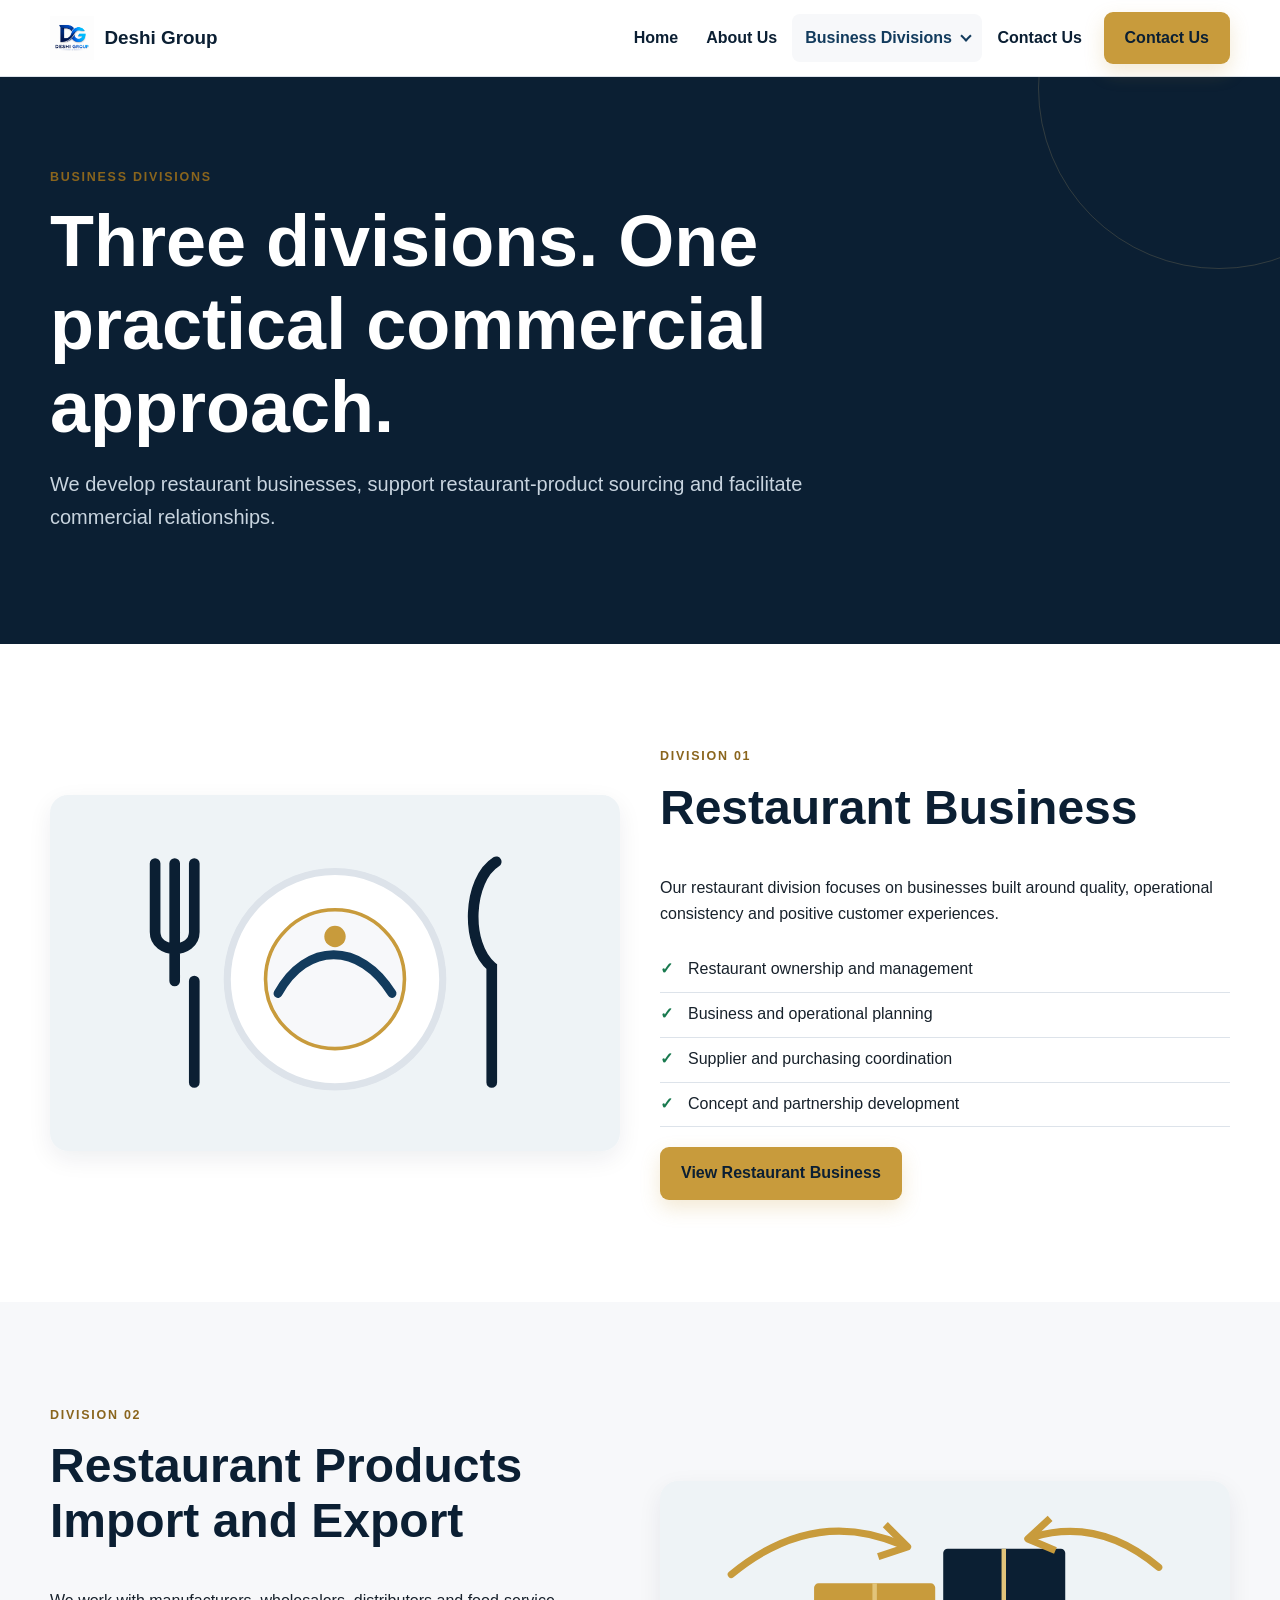
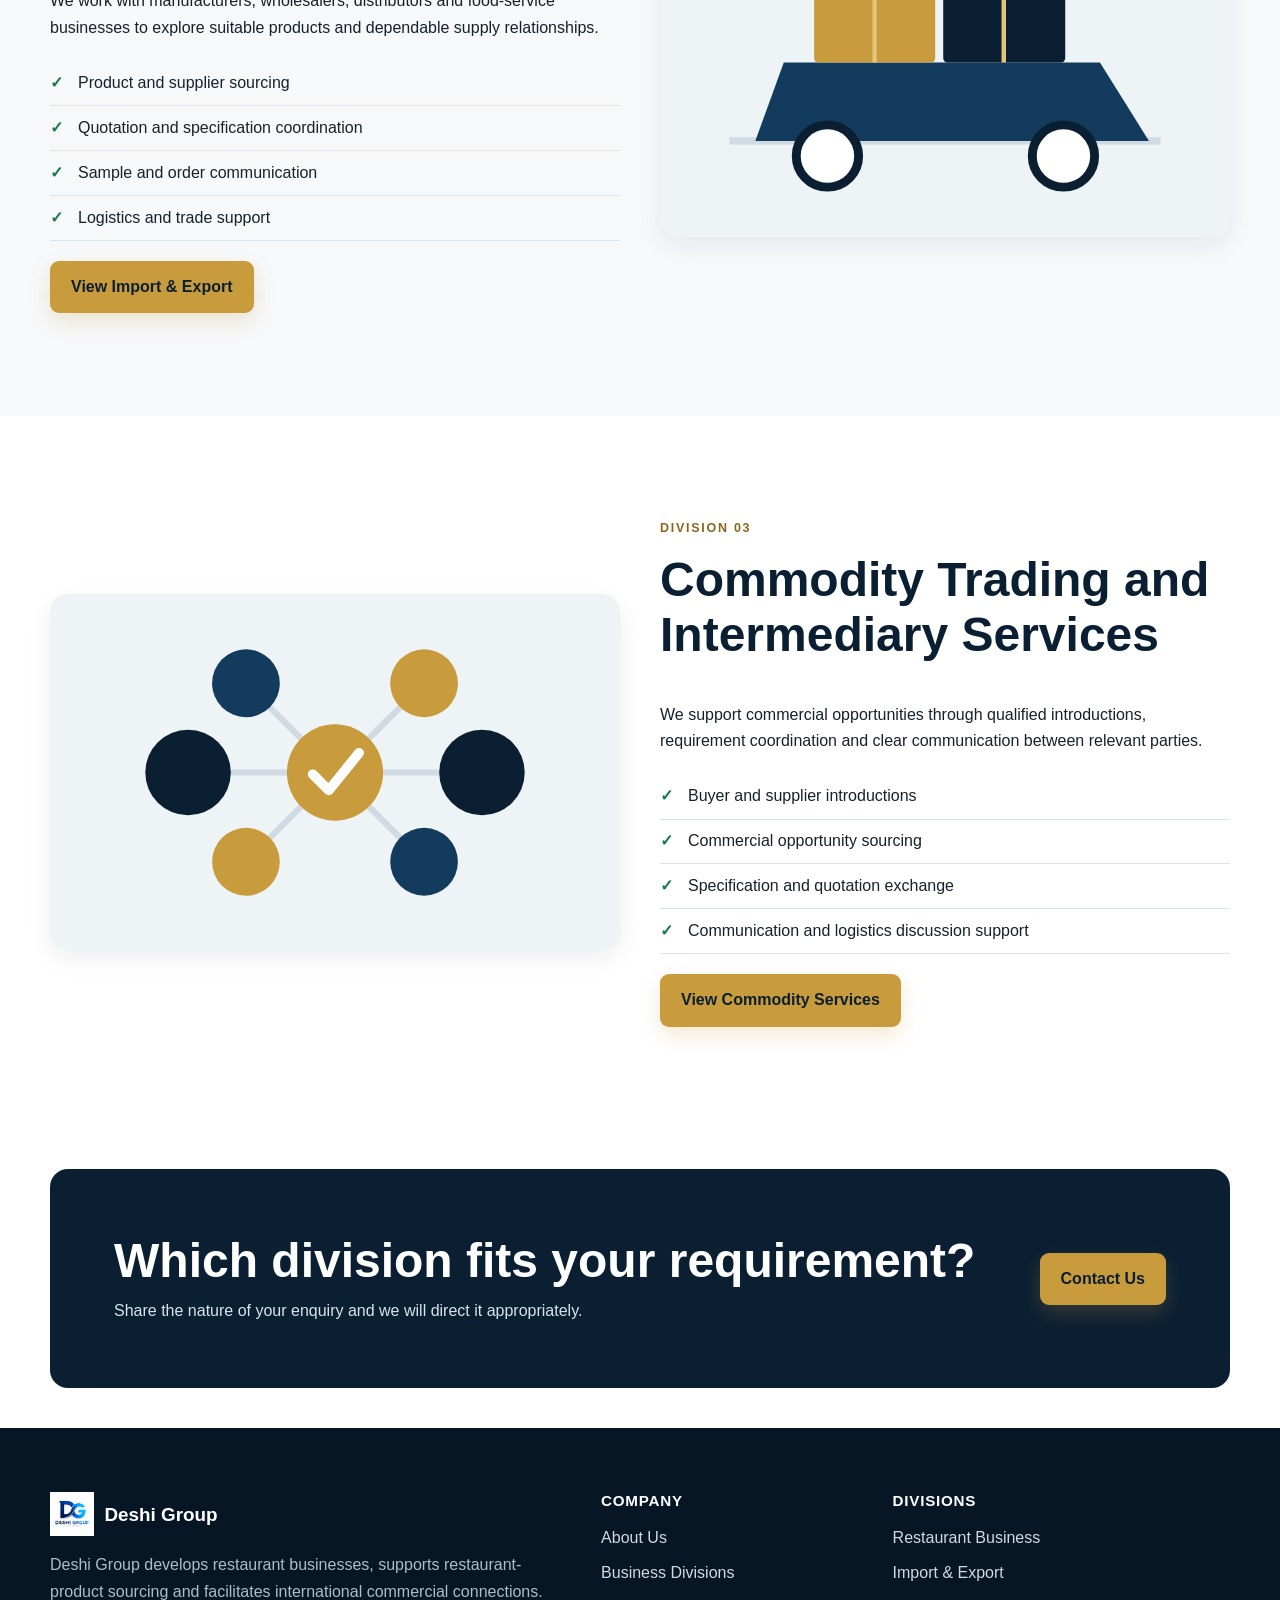
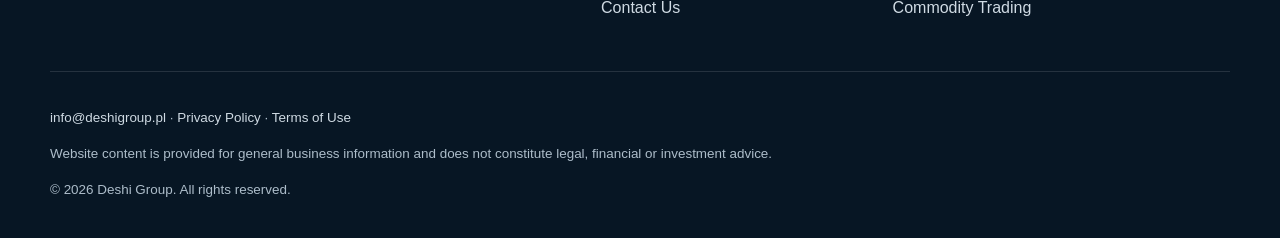
<file: deshi-group-website/divisions.html>
<!doctype html><html lang="en" class="no-js"><head><meta charset="utf-8"><meta name="viewport" content="width=device-width,initial-scale=1"><title>Business Divisions | Deshi Group</title><meta name="description" content="Explore Deshi Group’s restaurant, restaurant-product import and export, and commodity intermediary service divisions."><link rel="canonical" href="https://deshigroup.pl/divisions.html"><meta property="og:title" content="Business Divisions | Deshi Group"><meta property="og:description" content="Three focused divisions supporting restaurant operations, international sourcing and commercial connections."><meta property="og:type" content="website"><meta property="og:url" content="https://deshigroup.pl/divisions.html"><meta property="og:image" content="https://deshigroup.pl/images/hero-business.svg"><meta name="twitter:card" content="summary_large_image"><meta name="twitter:title" content="Deshi Group Business Divisions"><meta name="twitter:description" content="Restaurant business, import and export, and commodity intermediary services."><meta name="twitter:image" content="https://deshigroup.pl/images/hero-business.svg"><link rel="icon" href="images/favicon.svg" type="image/svg+xml"><meta name="theme-color" content="#0B1F33"><link rel="stylesheet" href="css/style.css"><script defer src="js/script.js"></script></head><body>
<a class="skip-link" href="#main">Skip to content</a><header class="site-header"><div class="container header-inner"><a class="brand" href="index.html"><img src="images/logo-placeholder.png" alt="" width="44" height="44">Deshi Group</a><button class="nav-toggle js-only" type="button" aria-expanded="false" aria-controls="site-navigation" aria-label="Open navigation"><span></span></button><nav class="site-nav" id="site-navigation" aria-label="Primary navigation"><ul class="nav-list"><li><a class="nav-link" href="index.html">Home</a></li><li><a class="nav-link" href="about.html">About Us</a></li><li class="dropdown-wrap"><button class="dropdown-toggle active" type="button" aria-expanded="false" aria-controls="division-menu">Business Divisions <span class="chevron" aria-hidden="true"></span></button><ul class="dropdown-menu" id="division-menu"><li><a aria-current="page" href="divisions.html">Divisions Overview</a></li><li><a href="restaurant.html">Restaurant Business</a></li><li><a href="import-export.html">Import &amp; Export</a></li><li><a href="commodity-trading.html">Commodity Trading</a></li></ul></li><li><a class="nav-link" href="contact.html">Contact Us</a></li><li class="nav-cta"><a class="btn btn-primary" href="contact.html">Contact Us</a></li></ul></nav></div></header>
<main id="main"><section class="page-hero"><div class="container"><p class="eyebrow">Business divisions</p><h1 class="page-title">Three divisions. One practical commercial approach.</h1><p class="lead">We develop restaurant businesses, support restaurant-product sourcing and facilitate commercial relationships.</p></div></section>
<section class="section"><div class="container split"><img src="images/restaurant.svg" alt="Restaurant operations illustration" width="640" height="400"><div><p class="eyebrow">Division 01</p><h2 class="section-title">Restaurant Business</h2><p>Our restaurant division focuses on businesses built around quality, operational consistency and positive customer experiences.</p><ul class="check-list"><li>Restaurant ownership and management</li><li>Business and operational planning</li><li>Supplier and purchasing coordination</li><li>Concept and partnership development</li></ul><a class="btn btn-primary" href="restaurant.html">View Restaurant Business</a></div></section>
<section class="section surface"><div class="container split reverse"><img src="images/import-export.svg" alt="International product sourcing illustration" width="640" height="400" loading="lazy"><div><p class="eyebrow">Division 02</p><h2 class="section-title">Restaurant Products Import and Export</h2><p>We work with manufacturers, wholesalers, distributors and food-service businesses to explore suitable products and dependable supply relationships.</p><ul class="check-list"><li>Product and supplier sourcing</li><li>Quotation and specification coordination</li><li>Sample and order communication</li><li>Logistics and trade support</li></ul><a class="btn btn-primary" href="import-export.html">View Import &amp; Export</a></div></section>
<section class="section"><div class="container split"><img src="images/commodity-trading.svg" alt="Commercial introduction network illustration" width="640" height="400" loading="lazy"><div><p class="eyebrow">Division 03</p><h2 class="section-title">Commodity Trading and Intermediary Services</h2><p>We support commercial opportunities through qualified introductions, requirement coordination and clear communication between relevant parties.</p><ul class="check-list"><li>Buyer and supplier introductions</li><li>Commercial opportunity sourcing</li><li>Specification and quotation exchange</li><li>Communication and logistics discussion support</li></ul><a class="btn btn-primary" href="commodity-trading.html">View Commodity Services</a></div></section>
<section class="section-sm"><div class="container"><div class="cta"><div><h2>Which division fits your requirement?</h2><p>Share the nature of your enquiry and we will direct it appropriately.</p></div><a class="btn btn-primary" href="contact.html">Contact Us</a></div></div></section></main>
<footer class="site-footer"><div class="container"><div class="footer-grid"><div><a class="brand" href="index.html"><img src="images/logo-placeholder.png" alt="" width="44" height="44">Deshi Group</a><p>Deshi Group develops restaurant businesses, supports restaurant-product sourcing and facilitates international commercial connections.</p></div><div><h3>Company</h3><ul><li><a href="about.html">About Us</a></li><li><a href="divisions.html">Business Divisions</a></li><li><a href="contact.html">Contact Us</a></li></ul></div><div><h3>Divisions</h3><ul><li><a href="restaurant.html">Restaurant Business</a></li><li><a href="import-export.html">Import &amp; Export</a></li><li><a href="commodity-trading.html">Commodity Trading</a></li></ul></div></div><div class="footer-bottom"><p><a href="mailto:info@deshigroup.pl">info@deshigroup.pl</a> · <a href="privacy.html">Privacy Policy</a> · <a href="terms.html">Terms of Use</a></p><p>Website content is provided for general business information and does not constitute legal, financial or investment advice.</p><p>© <span data-year>2026</span> Deshi Group. All rights reserved.</p></div></div></footer><button class="back-to-top js-only" type="button" aria-label="Back to top">↑</button></body></html>
</file>
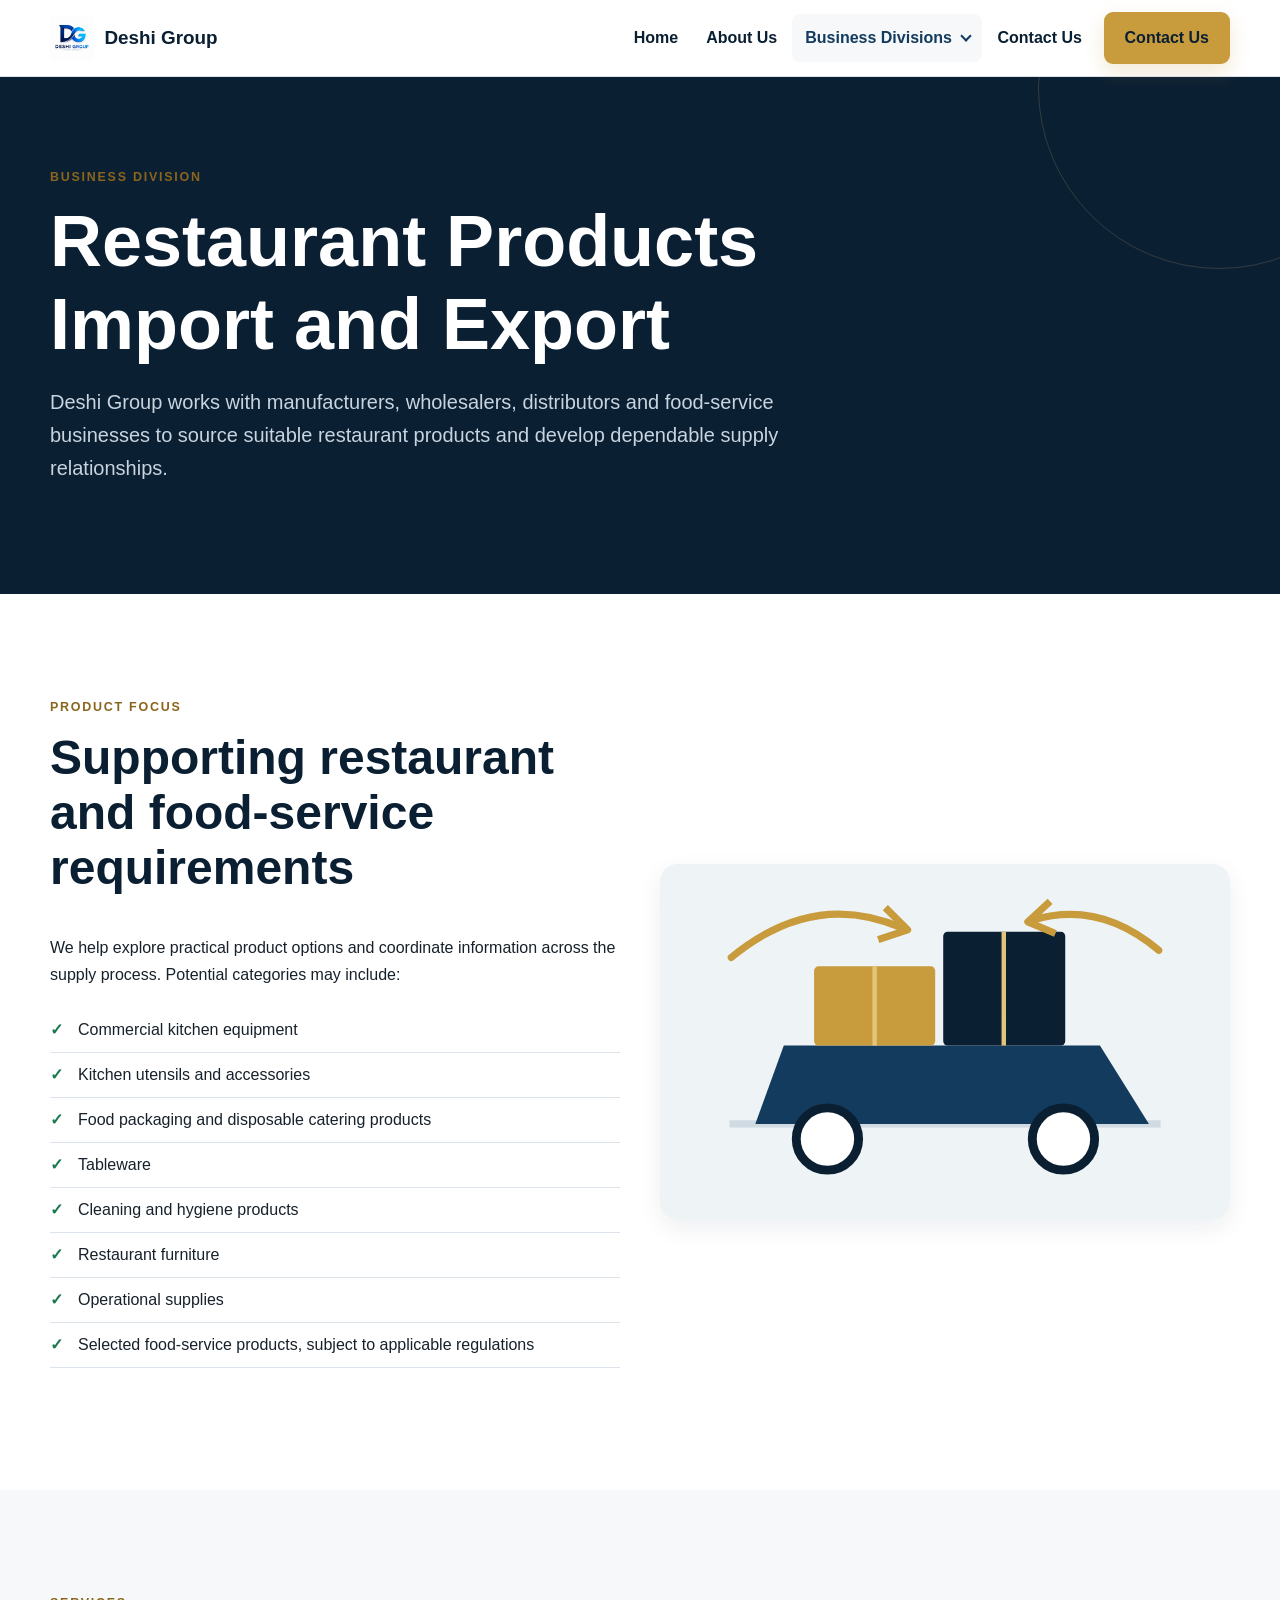
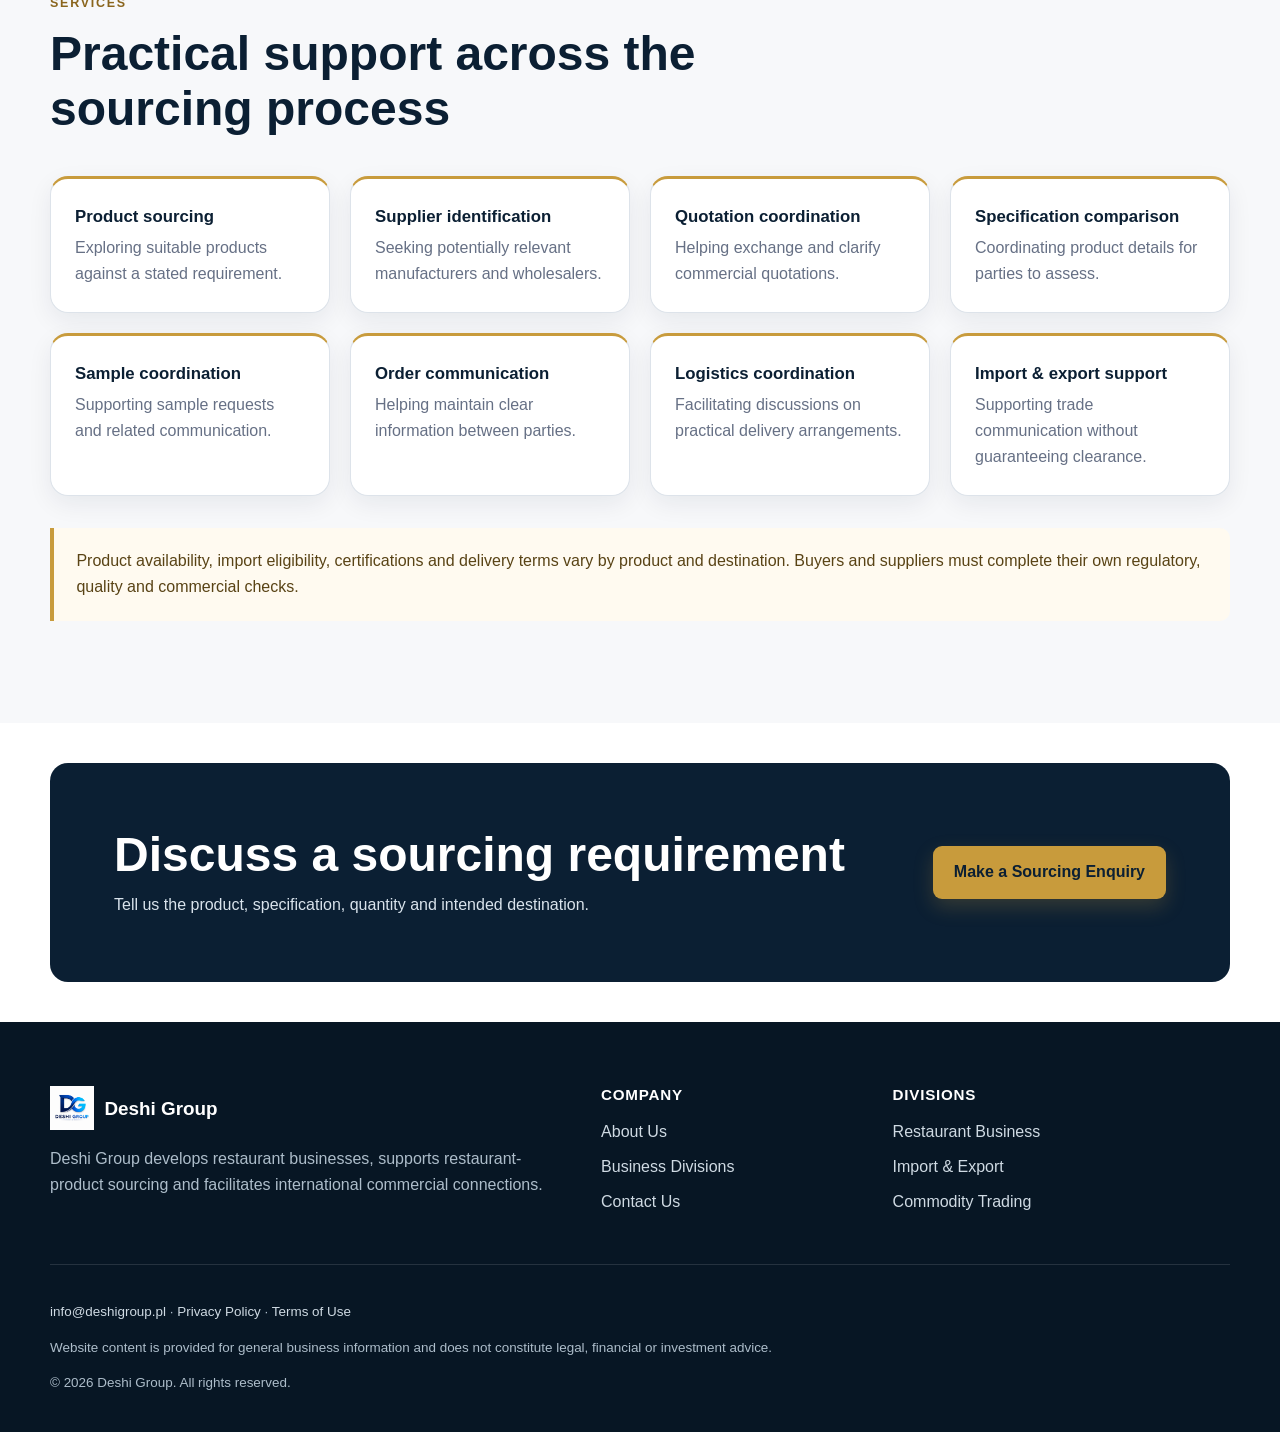
<file: deshi-group-website/import-export.html>
<!doctype html><html lang="en" class="no-js"><head><meta charset="utf-8"><meta name="viewport" content="width=device-width,initial-scale=1"><title>Restaurant Products Import and Export | Deshi Group</title><meta name="description" content="Restaurant-product sourcing, supplier identification, quotation coordination and import-export support from Deshi Group."><link rel="canonical" href="https://deshigroup.pl/import-export.html"><meta property="og:title" content="Restaurant Products Import and Export | Deshi Group"><meta property="og:description" content="Developing dependable restaurant-product sourcing and supply relationships."><meta property="og:type" content="website"><meta property="og:url" content="https://deshigroup.pl/import-export.html"><meta property="og:image" content="https://deshigroup.pl/images/import-export.svg"><meta name="twitter:card" content="summary_large_image"><meta name="twitter:title" content="Restaurant Products Import and Export"><meta name="twitter:description" content="Product sourcing and supply-relationship support."><meta name="twitter:image" content="https://deshigroup.pl/images/import-export.svg"><link rel="icon" href="images/favicon.svg" type="image/svg+xml"><meta name="theme-color" content="#0B1F33"><link rel="stylesheet" href="css/style.css"><script defer src="js/script.js"></script></head><body>
<a class="skip-link" href="#main">Skip to content</a><header class="site-header"><div class="container header-inner"><a class="brand" href="index.html"><img src="images/logo-placeholder.png" alt="" width="44" height="44">Deshi Group</a><button class="nav-toggle js-only" type="button" aria-expanded="false" aria-controls="site-navigation" aria-label="Open navigation"><span></span></button><nav class="site-nav" id="site-navigation" aria-label="Primary navigation"><ul class="nav-list"><li><a class="nav-link" href="index.html">Home</a></li><li><a class="nav-link" href="about.html">About Us</a></li><li class="dropdown-wrap"><button class="dropdown-toggle active" type="button" aria-expanded="false" aria-controls="division-menu">Business Divisions <span class="chevron" aria-hidden="true"></span></button><ul class="dropdown-menu" id="division-menu"><li><a href="divisions.html">Divisions Overview</a></li><li><a href="restaurant.html">Restaurant Business</a></li><li><a aria-current="page" href="import-export.html">Import &amp; Export</a></li><li><a href="commodity-trading.html">Commodity Trading</a></li></ul></li><li><a class="nav-link" href="contact.html">Contact Us</a></li><li class="nav-cta"><a class="btn btn-primary" href="contact.html">Contact Us</a></li></ul></nav></div></header>
<main id="main"><section class="page-hero"><div class="container"><p class="eyebrow">Business division</p><h1 class="page-title">Restaurant Products Import and Export</h1><p class="lead">Deshi Group works with manufacturers, wholesalers, distributors and food-service businesses to source suitable restaurant products and develop dependable supply relationships.</p></div></section>
<section class="section"><div class="container split"><div><p class="eyebrow">Product focus</p><h2 class="section-title">Supporting restaurant and food-service requirements</h2><p>We help explore practical product options and coordinate information across the supply process. Potential categories may include:</p><ul class="check-list"><li>Commercial kitchen equipment</li><li>Kitchen utensils and accessories</li><li>Food packaging and disposable catering products</li><li>Tableware</li><li>Cleaning and hygiene products</li><li>Restaurant furniture</li><li>Operational supplies</li><li>Selected food-service products, subject to applicable regulations</li></ul></div><img src="images/import-export.svg" alt="Abstract freight and restaurant product sourcing" width="640" height="400"></div></section>
<section class="section surface"><div class="container"><p class="eyebrow">Services</p><h2 class="section-title">Practical support across the sourcing process</h2><div class="grid-4"><div class="card icon-card"><strong>Product sourcing</strong><span class="muted">Exploring suitable products against a stated requirement.</span></div><div class="card icon-card"><strong>Supplier identification</strong><span class="muted">Seeking potentially relevant manufacturers and wholesalers.</span></div><div class="card icon-card"><strong>Quotation coordination</strong><span class="muted">Helping exchange and clarify commercial quotations.</span></div><div class="card icon-card"><strong>Specification comparison</strong><span class="muted">Coordinating product details for parties to assess.</span></div><div class="card icon-card"><strong>Sample coordination</strong><span class="muted">Supporting sample requests and related communication.</span></div><div class="card icon-card"><strong>Order communication</strong><span class="muted">Helping maintain clear information between parties.</span></div><div class="card icon-card"><strong>Logistics coordination</strong><span class="muted">Facilitating discussions on practical delivery arrangements.</span></div><div class="card icon-card"><strong>Import &amp; export support</strong><span class="muted">Supporting trade communication without guaranteeing clearance.</span></div></div><div class="notice" style="margin-top:2rem">Product availability, import eligibility, certifications and delivery terms vary by product and destination. Buyers and suppliers must complete their own regulatory, quality and commercial checks.</div></div></section>
<section class="section-sm"><div class="container"><div class="cta"><div><h2>Discuss a sourcing requirement</h2><p>Tell us the product, specification, quantity and intended destination.</p></div><a class="btn btn-primary" href="contact.html?division=Restaurant%20Products%20Import%20and%20Export">Make a Sourcing Enquiry</a></div></div></section></main>
<footer class="site-footer"><div class="container"><div class="footer-grid"><div><a class="brand" href="index.html"><img src="images/logo-placeholder.png" alt="" width="44" height="44">Deshi Group</a><p>Deshi Group develops restaurant businesses, supports restaurant-product sourcing and facilitates international commercial connections.</p></div><div><h3>Company</h3><ul><li><a href="about.html">About Us</a></li><li><a href="divisions.html">Business Divisions</a></li><li><a href="contact.html">Contact Us</a></li></ul></div><div><h3>Divisions</h3><ul><li><a href="restaurant.html">Restaurant Business</a></li><li><a href="import-export.html">Import &amp; Export</a></li><li><a href="commodity-trading.html">Commodity Trading</a></li></ul></div></div><div class="footer-bottom"><p><a href="mailto:info@deshigroup.pl">info@deshigroup.pl</a> · <a href="privacy.html">Privacy Policy</a> · <a href="terms.html">Terms of Use</a></p><p>Website content is provided for general business information and does not constitute legal, financial or investment advice.</p><p>© <span data-year>2026</span> Deshi Group. All rights reserved.</p></div></div></footer><button class="back-to-top js-only" type="button" aria-label="Back to top">↑</button></body></html>
</file>
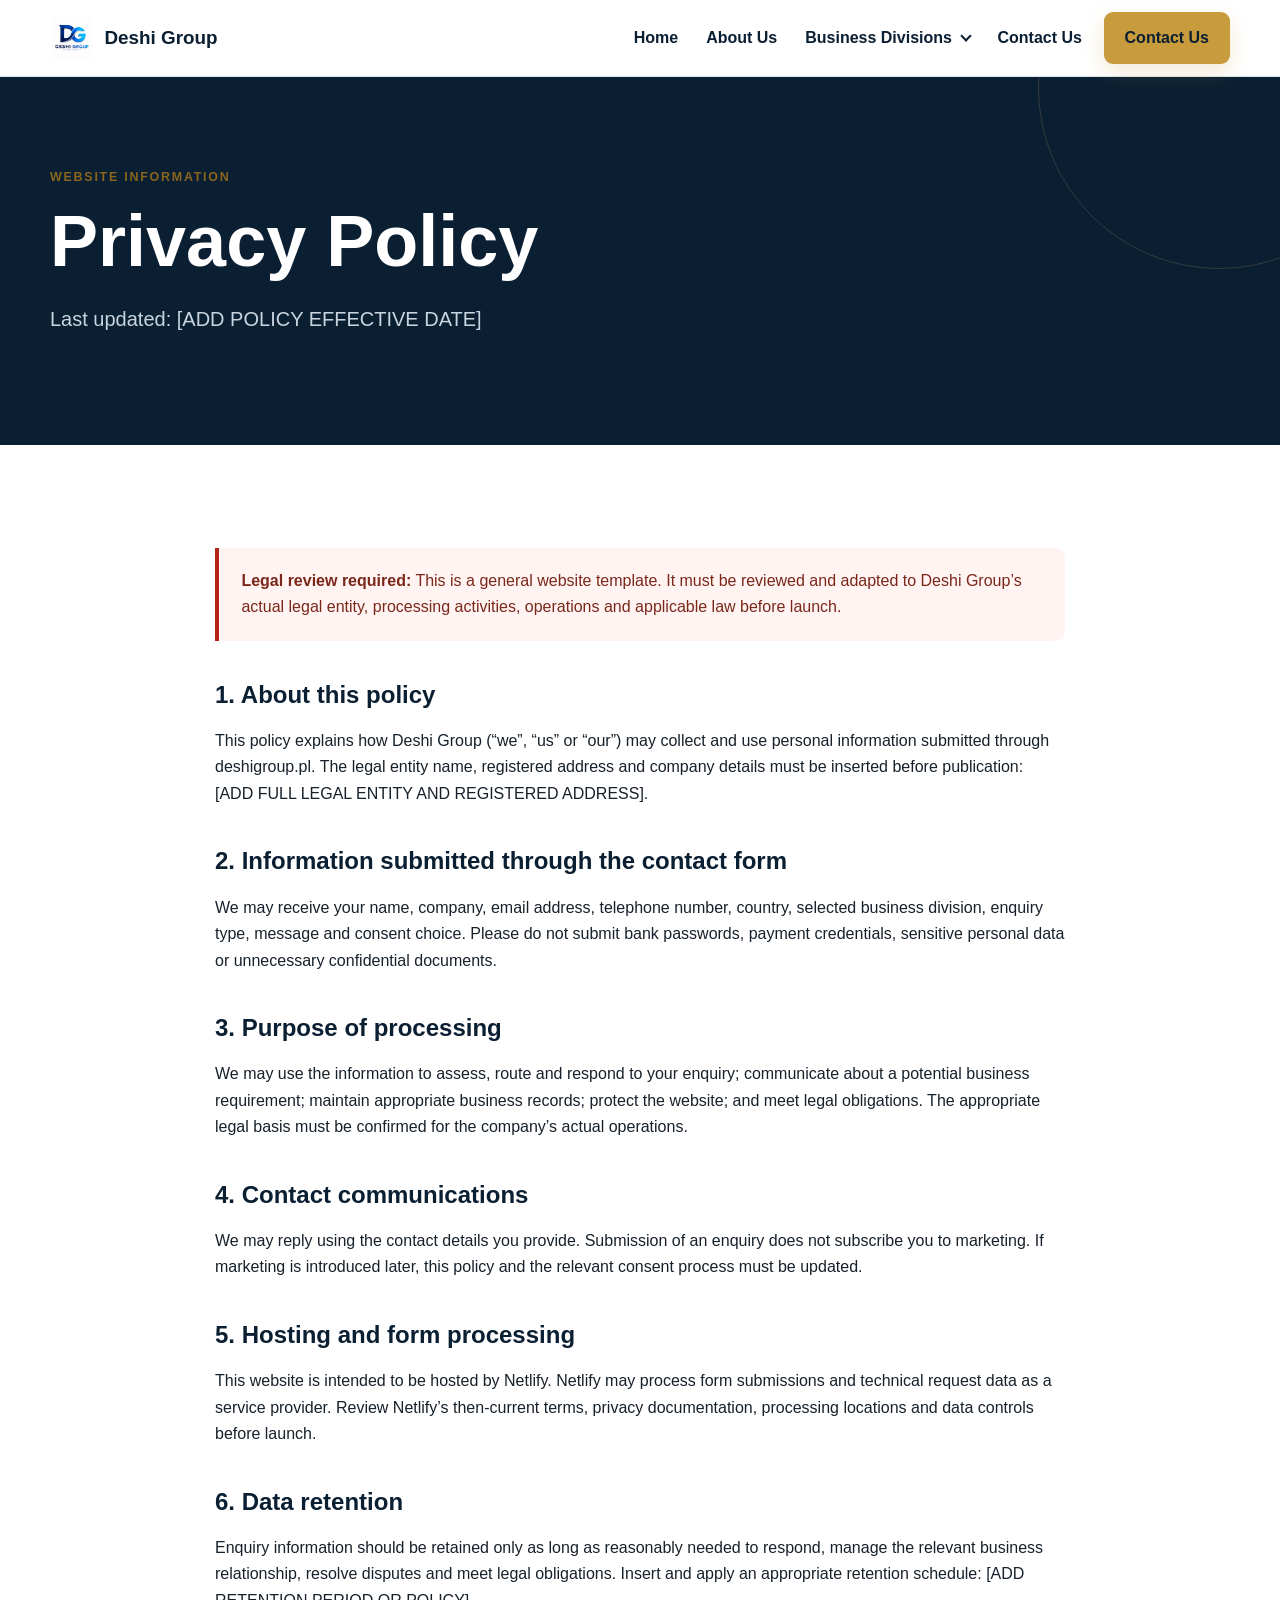
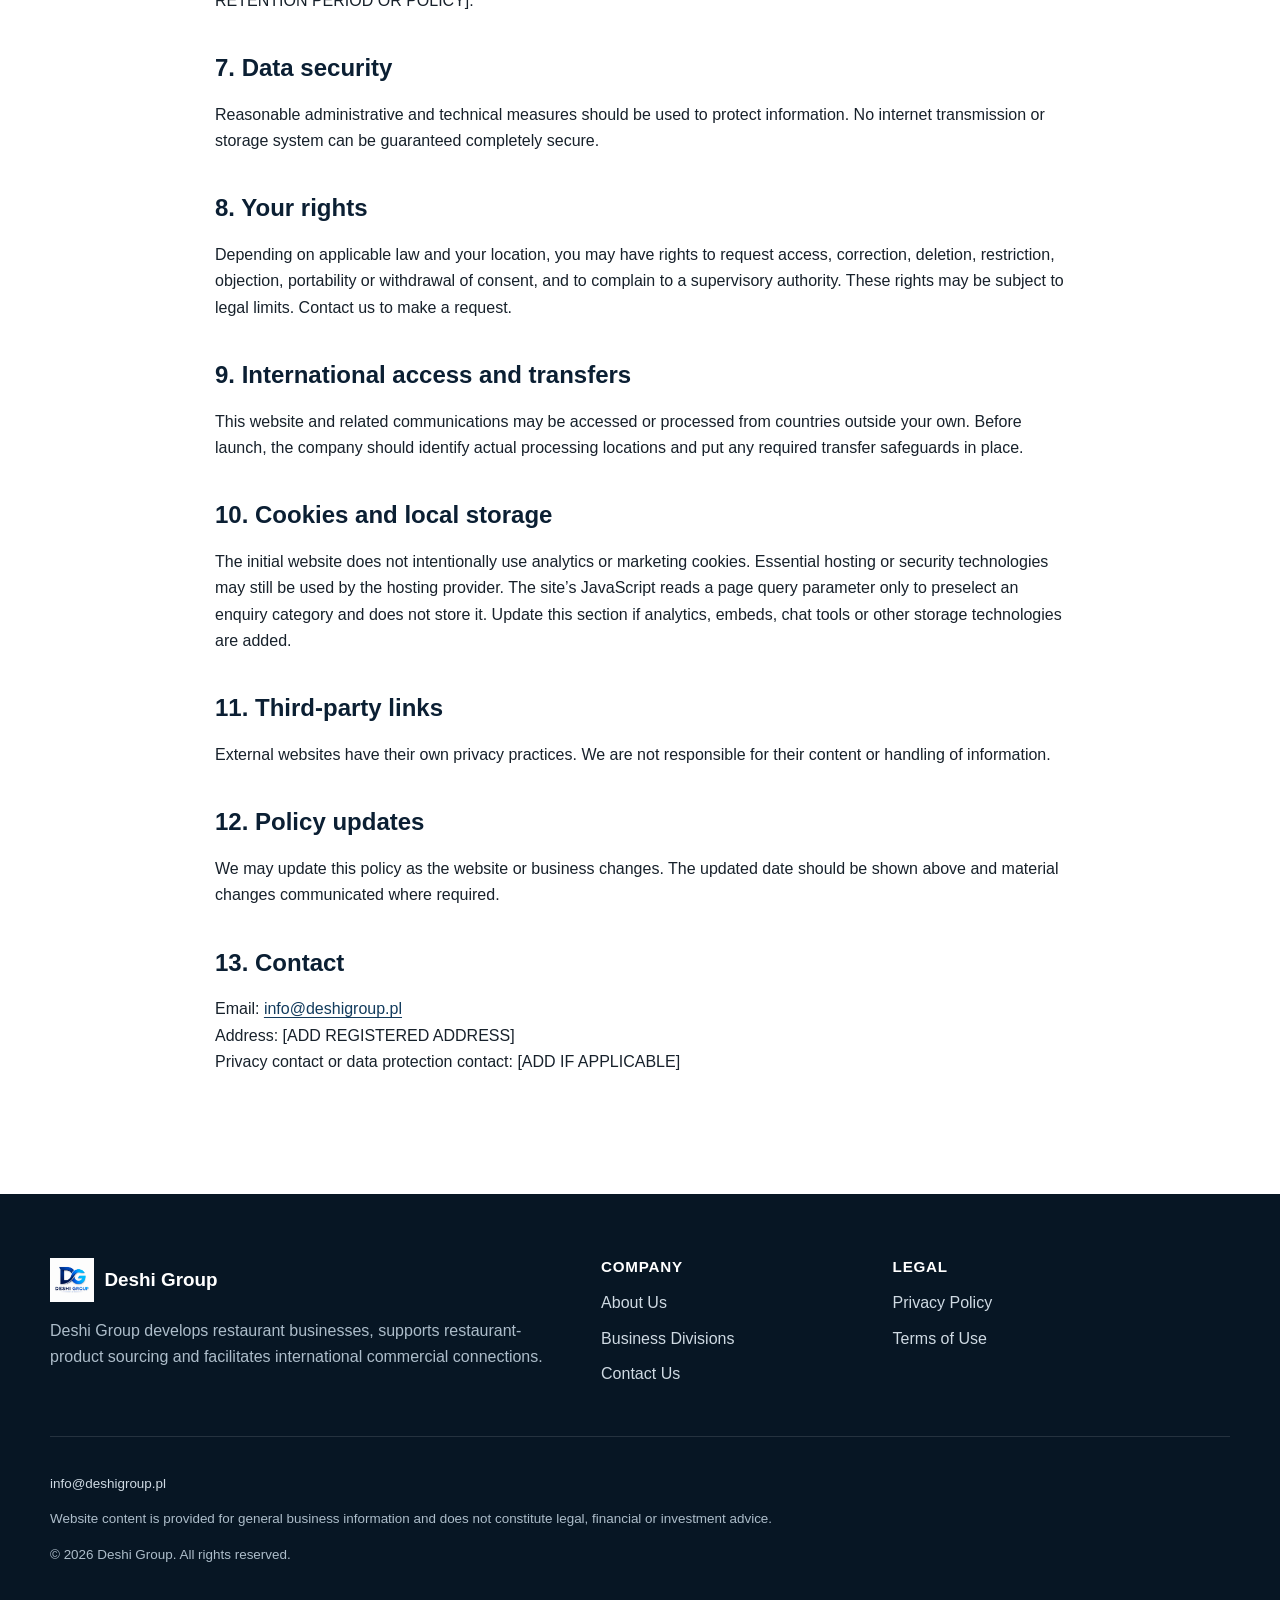
<file: deshi-group-website/privacy.html>
<!doctype html><html lang="en" class="no-js"><head><meta charset="utf-8"><meta name="viewport" content="width=device-width,initial-scale=1"><title>Privacy Policy | Deshi Group</title><meta name="description" content="Read the editable privacy policy for the Deshi Group website and business enquiry form."><link rel="canonical" href="https://deshigroup.pl/privacy.html"><meta property="og:title" content="Privacy Policy | Deshi Group"><meta property="og:description" content="How information submitted through the Deshi Group website may be handled."><meta property="og:type" content="website"><meta property="og:url" content="https://deshigroup.pl/privacy.html"><meta property="og:image" content="https://deshigroup.pl/images/hero-business.svg"><meta name="twitter:card" content="summary_large_image"><meta name="twitter:title" content="Privacy Policy | Deshi Group"><meta name="twitter:description" content="Website privacy information for Deshi Group."><meta name="twitter:image" content="https://deshigroup.pl/images/hero-business.svg"><link rel="icon" href="images/favicon.svg" type="image/svg+xml"><meta name="theme-color" content="#0B1F33"><link rel="stylesheet" href="css/style.css"><script defer src="js/script.js"></script></head><body>
<a class="skip-link" href="#main">Skip to content</a><header class="site-header"><div class="container header-inner"><a class="brand" href="index.html"><img src="images/logo-placeholder.png" alt="" width="44" height="44">Deshi Group</a><button class="nav-toggle js-only" type="button" aria-expanded="false" aria-controls="site-navigation" aria-label="Open navigation"><span></span></button><nav class="site-nav" id="site-navigation" aria-label="Primary navigation"><ul class="nav-list"><li><a class="nav-link" href="index.html">Home</a></li><li><a class="nav-link" href="about.html">About Us</a></li><li class="dropdown-wrap"><button class="dropdown-toggle" type="button" aria-expanded="false" aria-controls="division-menu">Business Divisions <span class="chevron" aria-hidden="true"></span></button><ul class="dropdown-menu" id="division-menu"><li><a href="divisions.html">Divisions Overview</a></li><li><a href="restaurant.html">Restaurant Business</a></li><li><a href="import-export.html">Import &amp; Export</a></li><li><a href="commodity-trading.html">Commodity Trading</a></li></ul></li><li><a class="nav-link" href="contact.html">Contact Us</a></li><li class="nav-cta"><a class="btn btn-primary" href="contact.html">Contact Us</a></li></ul></nav></div></header>
<main id="main"><section class="page-hero"><div class="container"><p class="eyebrow">Website information</p><h1 class="page-title">Privacy Policy</h1><p class="lead">Last updated: [ADD POLICY EFFECTIVE DATE]</p></div></section><section class="section"><div class="container legal-content"><div class="notice danger"><strong>Legal review required:</strong> This is a general website template. It must be reviewed and adapted to Deshi Group’s actual legal entity, processing activities, operations and applicable law before launch.</div>
<h2>1. About this policy</h2><p>This policy explains how Deshi Group (“we”, “us” or “our”) may collect and use personal information submitted through deshigroup.pl. The legal entity name, registered address and company details must be inserted before publication: [ADD FULL LEGAL ENTITY AND REGISTERED ADDRESS].</p>
<h2>2. Information submitted through the contact form</h2><p>We may receive your name, company, email address, telephone number, country, selected business division, enquiry type, message and consent choice. Please do not submit bank passwords, payment credentials, sensitive personal data or unnecessary confidential documents.</p>
<h2>3. Purpose of processing</h2><p>We may use the information to assess, route and respond to your enquiry; communicate about a potential business requirement; maintain appropriate business records; protect the website; and meet legal obligations. The appropriate legal basis must be confirmed for the company’s actual operations.</p>
<h2>4. Contact communications</h2><p>We may reply using the contact details you provide. Submission of an enquiry does not subscribe you to marketing. If marketing is introduced later, this policy and the relevant consent process must be updated.</p>
<h2>5. Hosting and form processing</h2><p>This website is intended to be hosted by Netlify. Netlify may process form submissions and technical request data as a service provider. Review Netlify’s then-current terms, privacy documentation, processing locations and data controls before launch.</p>
<h2>6. Data retention</h2><p>Enquiry information should be retained only as long as reasonably needed to respond, manage the relevant business relationship, resolve disputes and meet legal obligations. Insert and apply an appropriate retention schedule: [ADD RETENTION PERIOD OR POLICY].</p>
<h2>7. Data security</h2><p>Reasonable administrative and technical measures should be used to protect information. No internet transmission or storage system can be guaranteed completely secure.</p>
<h2>8. Your rights</h2><p>Depending on applicable law and your location, you may have rights to request access, correction, deletion, restriction, objection, portability or withdrawal of consent, and to complain to a supervisory authority. These rights may be subject to legal limits. Contact us to make a request.</p>
<h2>9. International access and transfers</h2><p>This website and related communications may be accessed or processed from countries outside your own. Before launch, the company should identify actual processing locations and put any required transfer safeguards in place.</p>
<h2>10. Cookies and local storage</h2><p>The initial website does not intentionally use analytics or marketing cookies. Essential hosting or security technologies may still be used by the hosting provider. The site’s JavaScript reads a page query parameter only to preselect an enquiry category and does not store it. Update this section if analytics, embeds, chat tools or other storage technologies are added.</p>
<h2>11. Third-party links</h2><p>External websites have their own privacy practices. We are not responsible for their content or handling of information.</p>
<h2>12. Policy updates</h2><p>We may update this policy as the website or business changes. The updated date should be shown above and material changes communicated where required.</p>
<h2>13. Contact</h2><p>Email: <a href="mailto:info@deshigroup.pl">info@deshigroup.pl</a><br>Address: [ADD REGISTERED ADDRESS]<br>Privacy contact or data protection contact: [ADD IF APPLICABLE]</p></div></section></main>
<footer class="site-footer"><div class="container"><div class="footer-grid"><div><a class="brand" href="index.html"><img src="images/logo-placeholder.png" alt="" width="44" height="44">Deshi Group</a><p>Deshi Group develops restaurant businesses, supports restaurant-product sourcing and facilitates international commercial connections.</p></div><div><h3>Company</h3><ul><li><a href="about.html">About Us</a></li><li><a href="divisions.html">Business Divisions</a></li><li><a href="contact.html">Contact Us</a></li></ul></div><div><h3>Legal</h3><ul><li><a href="privacy.html">Privacy Policy</a></li><li><a href="terms.html">Terms of Use</a></li></ul></div></div><div class="footer-bottom"><p><a href="mailto:info@deshigroup.pl">info@deshigroup.pl</a></p><p>Website content is provided for general business information and does not constitute legal, financial or investment advice.</p><p>© <span data-year>2026</span> Deshi Group. All rights reserved.</p></div></div></footer><button class="back-to-top js-only" type="button" aria-label="Back to top">↑</button></body></html>
</file>
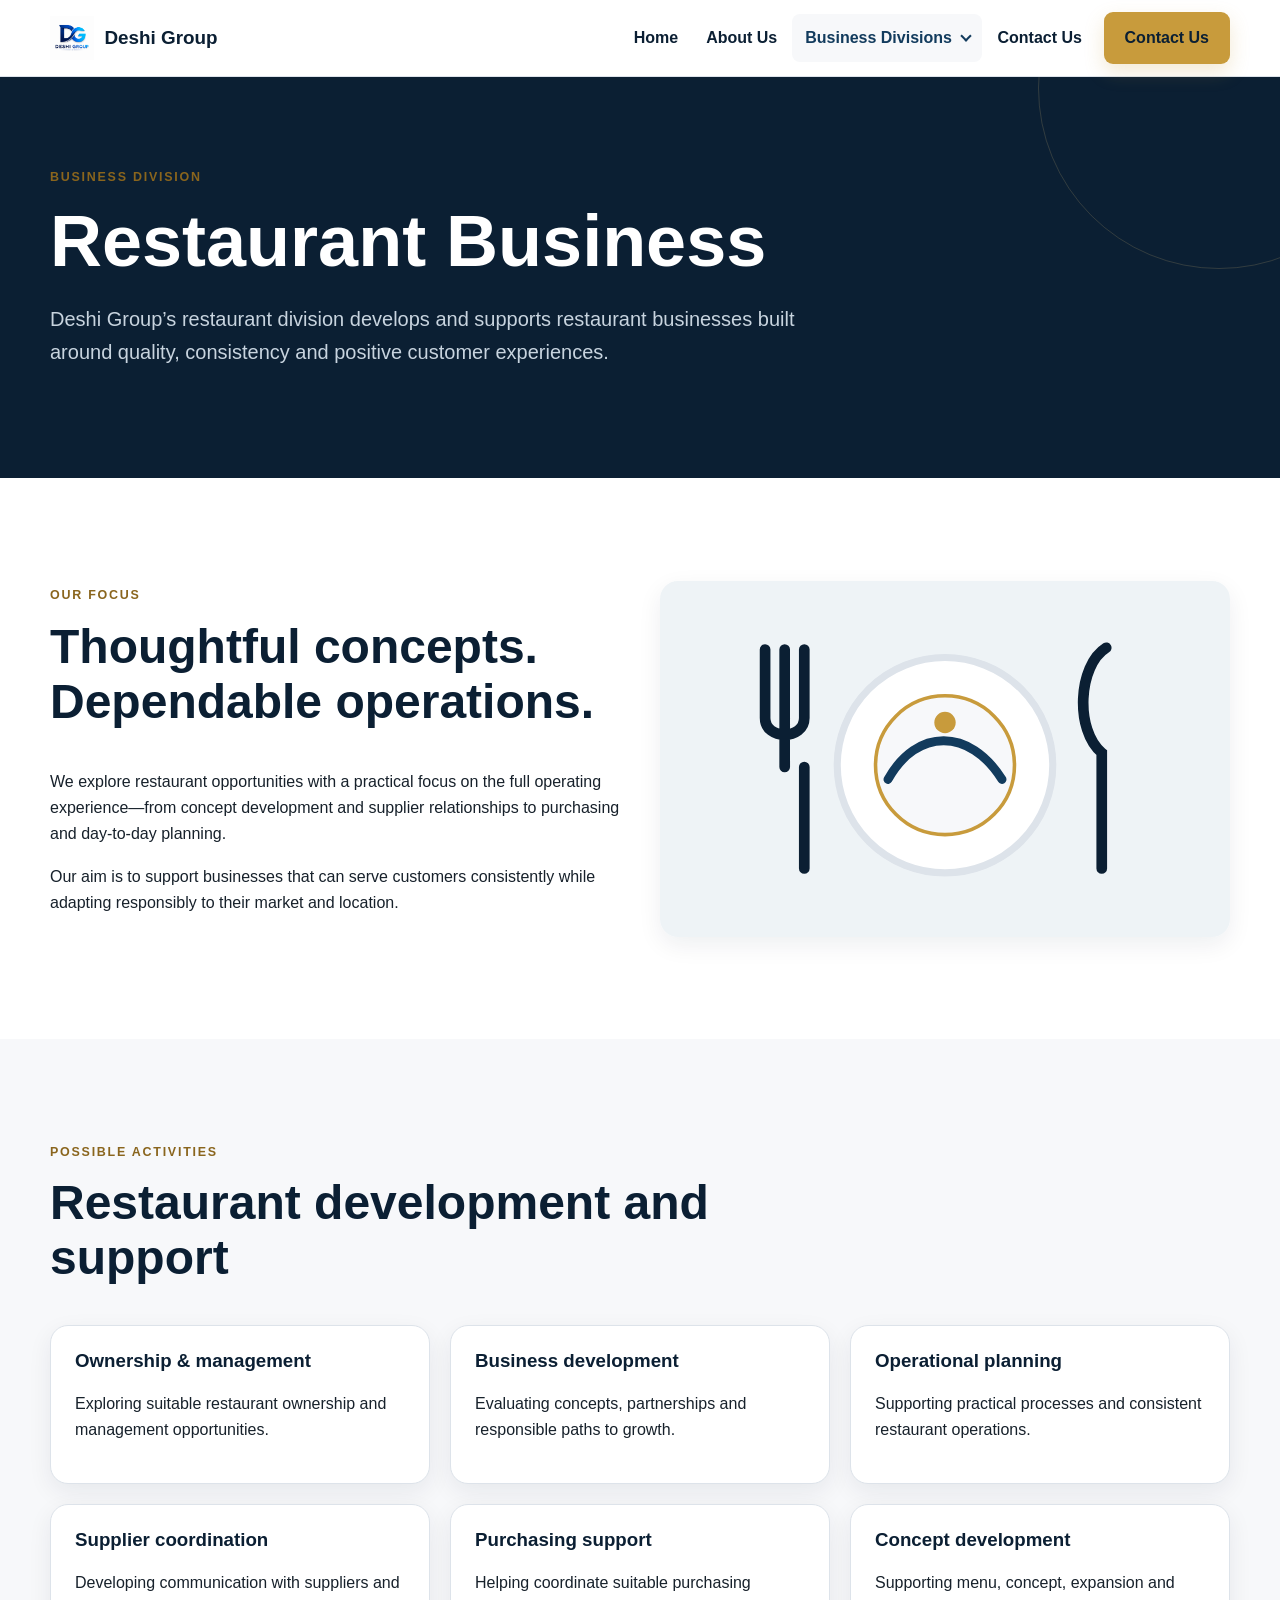
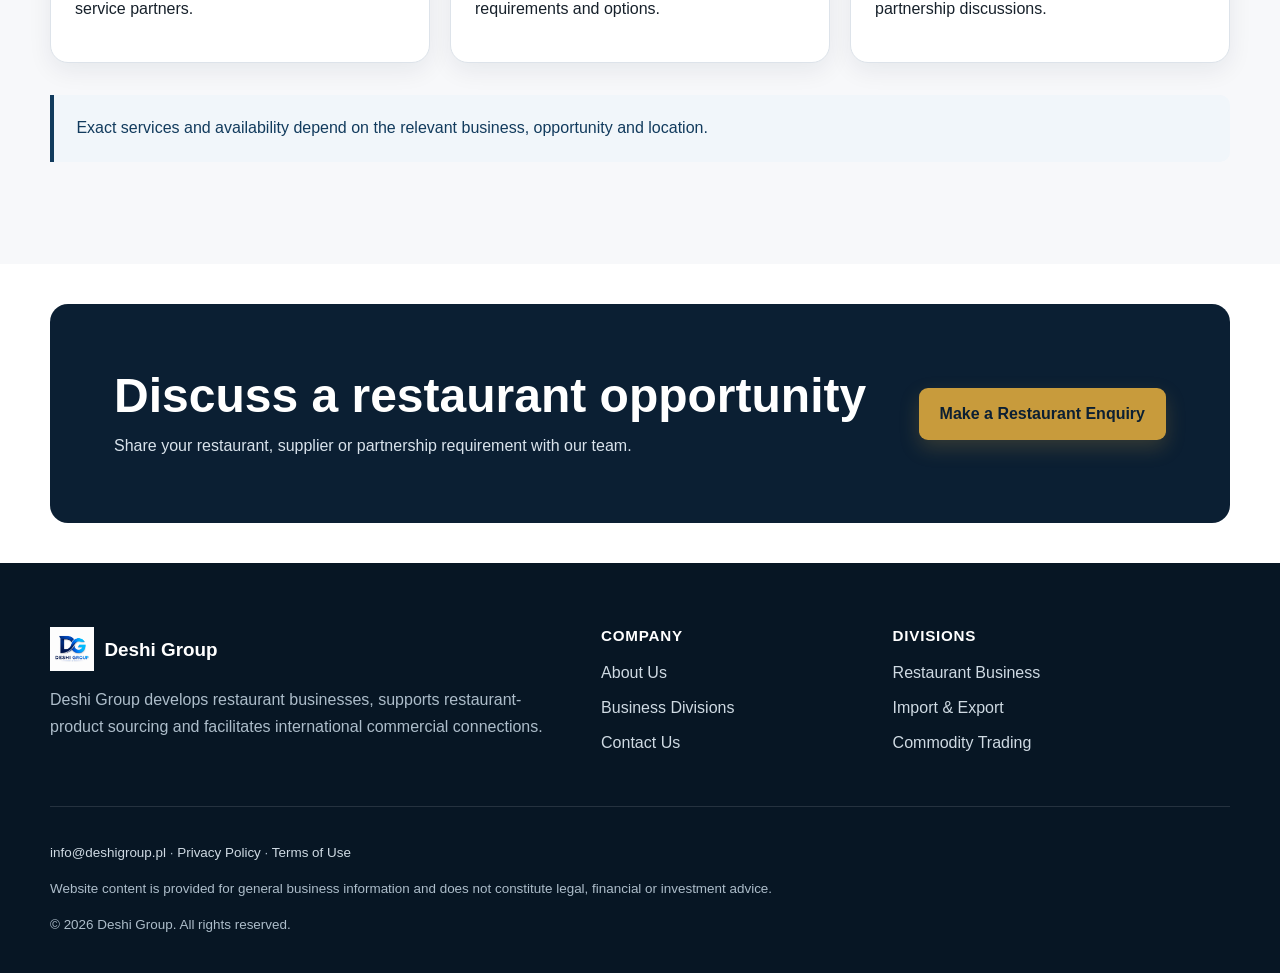
<file: deshi-group-website/restaurant.html>
<!doctype html><html lang="en" class="no-js"><head><meta charset="utf-8"><meta name="viewport" content="width=device-width,initial-scale=1"><title>Restaurant Business | Deshi Group</title><meta name="description" content="Deshi Group develops and supports restaurant businesses focused on quality, consistency and positive customer experiences."><link rel="canonical" href="https://deshigroup.pl/restaurant.html"><meta property="og:title" content="Restaurant Business | Deshi Group"><meta property="og:description" content="Restaurant development and operational support focused on quality and consistency."><meta property="og:type" content="website"><meta property="og:url" content="https://deshigroup.pl/restaurant.html"><meta property="og:image" content="https://deshigroup.pl/images/restaurant.svg"><meta name="twitter:card" content="summary_large_image"><meta name="twitter:title" content="Restaurant Business | Deshi Group"><meta name="twitter:description" content="Developing and supporting restaurant businesses."><meta name="twitter:image" content="https://deshigroup.pl/images/restaurant.svg"><link rel="icon" href="images/favicon.svg" type="image/svg+xml"><meta name="theme-color" content="#0B1F33"><link rel="stylesheet" href="css/style.css"><script defer src="js/script.js"></script></head><body>
<a class="skip-link" href="#main">Skip to content</a><header class="site-header"><div class="container header-inner"><a class="brand" href="index.html"><img src="images/logo-placeholder.png" alt="" width="44" height="44">Deshi Group</a><button class="nav-toggle js-only" type="button" aria-expanded="false" aria-controls="site-navigation" aria-label="Open navigation"><span></span></button><nav class="site-nav" id="site-navigation" aria-label="Primary navigation"><ul class="nav-list"><li><a class="nav-link" href="index.html">Home</a></li><li><a class="nav-link" href="about.html">About Us</a></li><li class="dropdown-wrap"><button class="dropdown-toggle active" type="button" aria-expanded="false" aria-controls="division-menu">Business Divisions <span class="chevron" aria-hidden="true"></span></button><ul class="dropdown-menu" id="division-menu"><li><a href="divisions.html">Divisions Overview</a></li><li><a aria-current="page" href="restaurant.html">Restaurant Business</a></li><li><a href="import-export.html">Import &amp; Export</a></li><li><a href="commodity-trading.html">Commodity Trading</a></li></ul></li><li><a class="nav-link" href="contact.html">Contact Us</a></li><li class="nav-cta"><a class="btn btn-primary" href="contact.html">Contact Us</a></li></ul></nav></div></header>
<main id="main"><section class="page-hero"><div class="container"><p class="eyebrow">Business division</p><h1 class="page-title">Restaurant Business</h1><p class="lead">Deshi Group’s restaurant division develops and supports restaurant businesses built around quality, consistency and positive customer experiences.</p></div></section>
<section class="section"><div class="container split"><div><p class="eyebrow">Our focus</p><h2 class="section-title">Thoughtful concepts. Dependable operations.</h2><p>We explore restaurant opportunities with a practical focus on the full operating experience—from concept development and supplier relationships to purchasing and day-to-day planning.</p><p>Our aim is to support businesses that can serve customers consistently while adapting responsibly to their market and location.</p></div><img src="images/restaurant.svg" alt="Abstract restaurant place setting" width="640" height="400"></div></section>
<section class="section surface"><div class="container"><p class="eyebrow">Possible activities</p><h2 class="section-title">Restaurant development and support</h2><div class="grid-3"><div class="card card-body"><h3>Ownership &amp; management</h3><p>Exploring suitable restaurant ownership and management opportunities.</p></div><div class="card card-body"><h3>Business development</h3><p>Evaluating concepts, partnerships and responsible paths to growth.</p></div><div class="card card-body"><h3>Operational planning</h3><p>Supporting practical processes and consistent restaurant operations.</p></div><div class="card card-body"><h3>Supplier coordination</h3><p>Developing communication with suppliers and service partners.</p></div><div class="card card-body"><h3>Purchasing support</h3><p>Helping coordinate suitable purchasing requirements and options.</p></div><div class="card card-body"><h3>Concept development</h3><p>Supporting menu, concept, expansion and partnership discussions.</p></div></div><div class="notice info" style="margin-top:2rem">Exact services and availability depend on the relevant business, opportunity and location.</div></div></section>
<section class="section-sm"><div class="container"><div class="cta"><div><h2>Discuss a restaurant opportunity</h2><p>Share your restaurant, supplier or partnership requirement with our team.</p></div><a class="btn btn-primary" href="contact.html?division=Restaurant%20Business">Make a Restaurant Enquiry</a></div></div></section></main>
<footer class="site-footer"><div class="container"><div class="footer-grid"><div><a class="brand" href="index.html"><img src="images/logo-placeholder.png" alt="" width="44" height="44">Deshi Group</a><p>Deshi Group develops restaurant businesses, supports restaurant-product sourcing and facilitates international commercial connections.</p></div><div><h3>Company</h3><ul><li><a href="about.html">About Us</a></li><li><a href="divisions.html">Business Divisions</a></li><li><a href="contact.html">Contact Us</a></li></ul></div><div><h3>Divisions</h3><ul><li><a href="restaurant.html">Restaurant Business</a></li><li><a href="import-export.html">Import &amp; Export</a></li><li><a href="commodity-trading.html">Commodity Trading</a></li></ul></div></div><div class="footer-bottom"><p><a href="mailto:info@deshigroup.pl">info@deshigroup.pl</a> · <a href="privacy.html">Privacy Policy</a> · <a href="terms.html">Terms of Use</a></p><p>Website content is provided for general business information and does not constitute legal, financial or investment advice.</p><p>© <span data-year>2026</span> Deshi Group. All rights reserved.</p></div></div></footer><button class="back-to-top js-only" type="button" aria-label="Back to top">↑</button></body></html>
</file>
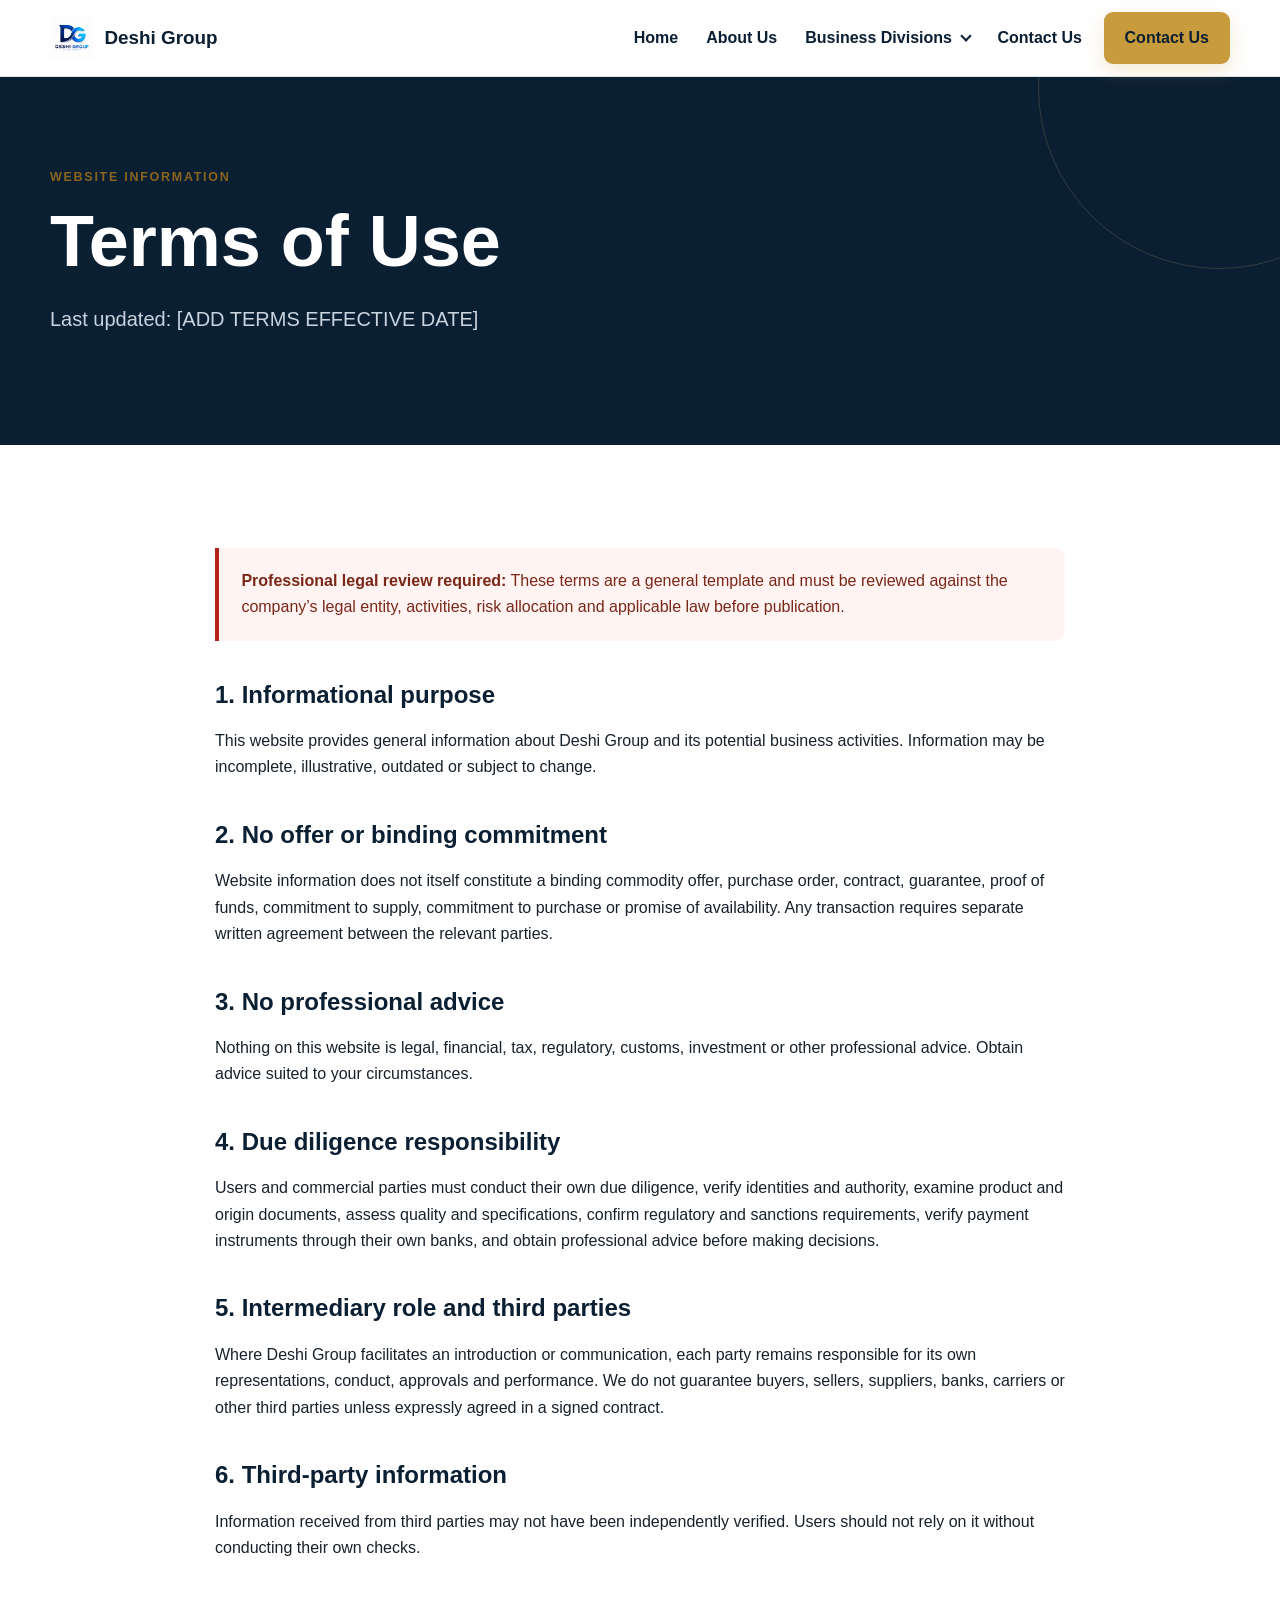
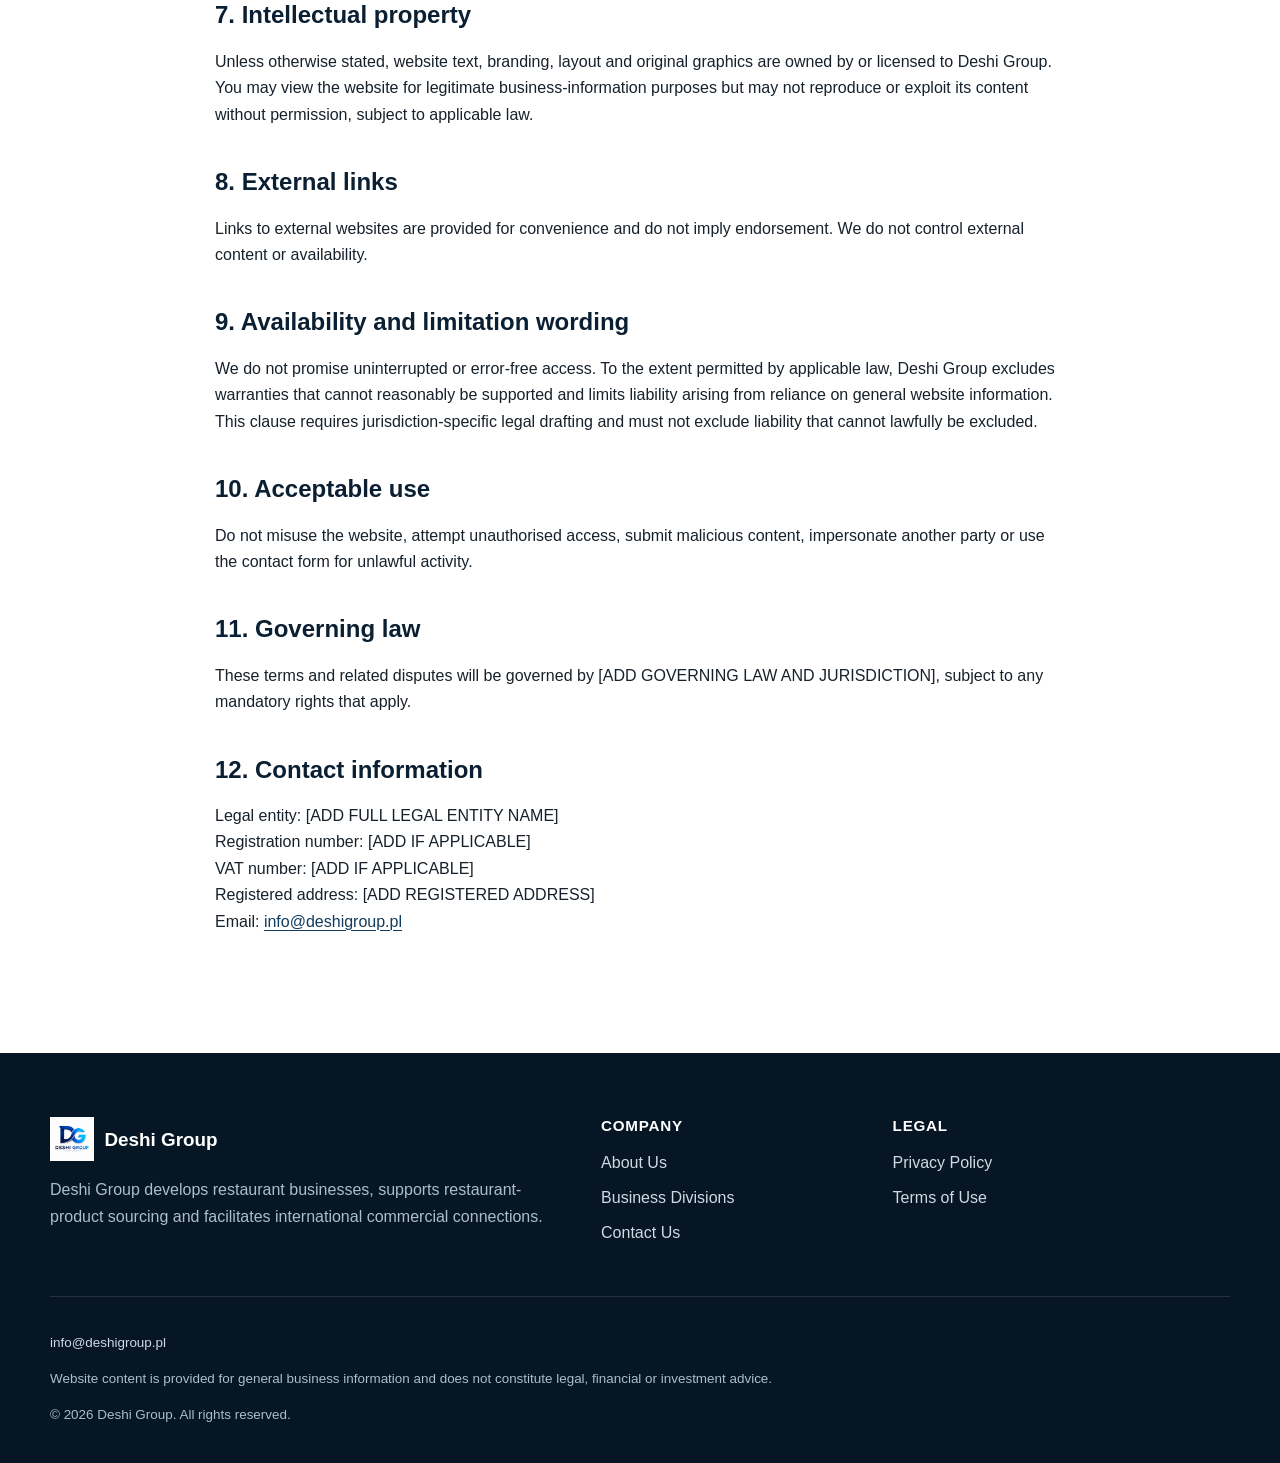
<file: deshi-group-website/terms.html>
<!doctype html><html lang="en" class="no-js"><head><meta charset="utf-8"><meta name="viewport" content="width=device-width,initial-scale=1"><title>Terms of Use | Deshi Group</title><meta name="description" content="Read the editable terms governing use of the Deshi Group corporate website and its general business information."><link rel="canonical" href="https://deshigroup.pl/terms.html"><meta property="og:title" content="Terms of Use | Deshi Group"><meta property="og:description" content="Terms governing use of the Deshi Group website."><meta property="og:type" content="website"><meta property="og:url" content="https://deshigroup.pl/terms.html"><meta property="og:image" content="https://deshigroup.pl/images/hero-business.svg"><meta name="twitter:card" content="summary_large_image"><meta name="twitter:title" content="Terms of Use | Deshi Group"><meta name="twitter:description" content="Website terms for Deshi Group."><meta name="twitter:image" content="https://deshigroup.pl/images/hero-business.svg"><link rel="icon" href="images/favicon.svg" type="image/svg+xml"><meta name="theme-color" content="#0B1F33"><link rel="stylesheet" href="css/style.css"><script defer src="js/script.js"></script></head><body>
<a class="skip-link" href="#main">Skip to content</a><header class="site-header"><div class="container header-inner"><a class="brand" href="index.html"><img src="images/logo-placeholder.png" alt="" width="44" height="44">Deshi Group</a><button class="nav-toggle js-only" type="button" aria-expanded="false" aria-controls="site-navigation" aria-label="Open navigation"><span></span></button><nav class="site-nav" id="site-navigation" aria-label="Primary navigation"><ul class="nav-list"><li><a class="nav-link" href="index.html">Home</a></li><li><a class="nav-link" href="about.html">About Us</a></li><li class="dropdown-wrap"><button class="dropdown-toggle" type="button" aria-expanded="false" aria-controls="division-menu">Business Divisions <span class="chevron" aria-hidden="true"></span></button><ul class="dropdown-menu" id="division-menu"><li><a href="divisions.html">Divisions Overview</a></li><li><a href="restaurant.html">Restaurant Business</a></li><li><a href="import-export.html">Import &amp; Export</a></li><li><a href="commodity-trading.html">Commodity Trading</a></li></ul></li><li><a class="nav-link" href="contact.html">Contact Us</a></li><li class="nav-cta"><a class="btn btn-primary" href="contact.html">Contact Us</a></li></ul></nav></div></header>
<main id="main"><section class="page-hero"><div class="container"><p class="eyebrow">Website information</p><h1 class="page-title">Terms of Use</h1><p class="lead">Last updated: [ADD TERMS EFFECTIVE DATE]</p></div></section><section class="section"><div class="container legal-content"><div class="notice danger"><strong>Professional legal review required:</strong> These terms are a general template and must be reviewed against the company’s legal entity, activities, risk allocation and applicable law before publication.</div>
<h2>1. Informational purpose</h2><p>This website provides general information about Deshi Group and its potential business activities. Information may be incomplete, illustrative, outdated or subject to change.</p>
<h2>2. No offer or binding commitment</h2><p>Website information does not itself constitute a binding commodity offer, purchase order, contract, guarantee, proof of funds, commitment to supply, commitment to purchase or promise of availability. Any transaction requires separate written agreement between the relevant parties.</p>
<h2>3. No professional advice</h2><p>Nothing on this website is legal, financial, tax, regulatory, customs, investment or other professional advice. Obtain advice suited to your circumstances.</p>
<h2>4. Due diligence responsibility</h2><p>Users and commercial parties must conduct their own due diligence, verify identities and authority, examine product and origin documents, assess quality and specifications, confirm regulatory and sanctions requirements, verify payment instruments through their own banks, and obtain professional advice before making decisions.</p>
<h2>5. Intermediary role and third parties</h2><p>Where Deshi Group facilitates an introduction or communication, each party remains responsible for its own representations, conduct, approvals and performance. We do not guarantee buyers, sellers, suppliers, banks, carriers or other third parties unless expressly agreed in a signed contract.</p>
<h2>6. Third-party information</h2><p>Information received from third parties may not have been independently verified. Users should not rely on it without conducting their own checks.</p>
<h2>7. Intellectual property</h2><p>Unless otherwise stated, website text, branding, layout and original graphics are owned by or licensed to Deshi Group. You may view the website for legitimate business-information purposes but may not reproduce or exploit its content without permission, subject to applicable law.</p>
<h2>8. External links</h2><p>Links to external websites are provided for convenience and do not imply endorsement. We do not control external content or availability.</p>
<h2>9. Availability and limitation wording</h2><p>We do not promise uninterrupted or error-free access. To the extent permitted by applicable law, Deshi Group excludes warranties that cannot reasonably be supported and limits liability arising from reliance on general website information. This clause requires jurisdiction-specific legal drafting and must not exclude liability that cannot lawfully be excluded.</p>
<h2>10. Acceptable use</h2><p>Do not misuse the website, attempt unauthorised access, submit malicious content, impersonate another party or use the contact form for unlawful activity.</p>
<h2>11. Governing law</h2><p>These terms and related disputes will be governed by [ADD GOVERNING LAW AND JURISDICTION], subject to any mandatory rights that apply.</p>
<h2>12. Contact information</h2><p>Legal entity: [ADD FULL LEGAL ENTITY NAME]<br>Registration number: [ADD IF APPLICABLE]<br>VAT number: [ADD IF APPLICABLE]<br>Registered address: [ADD REGISTERED ADDRESS]<br>Email: <a href="mailto:info@deshigroup.pl">info@deshigroup.pl</a></p></div></section></main>
<footer class="site-footer"><div class="container"><div class="footer-grid"><div><a class="brand" href="index.html"><img src="images/logo-placeholder.png" alt="" width="44" height="44">Deshi Group</a><p>Deshi Group develops restaurant businesses, supports restaurant-product sourcing and facilitates international commercial connections.</p></div><div><h3>Company</h3><ul><li><a href="about.html">About Us</a></li><li><a href="divisions.html">Business Divisions</a></li><li><a href="contact.html">Contact Us</a></li></ul></div><div><h3>Legal</h3><ul><li><a href="privacy.html">Privacy Policy</a></li><li><a href="terms.html">Terms of Use</a></li></ul></div></div><div class="footer-bottom"><p><a href="mailto:info@deshigroup.pl">info@deshigroup.pl</a></p><p>Website content is provided for general business information and does not constitute legal, financial or investment advice.</p><p>© <span data-year>2026</span> Deshi Group. All rights reserved.</p></div></div></footer><button class="back-to-top js-only" type="button" aria-label="Back to top">↑</button></body></html>
</file>
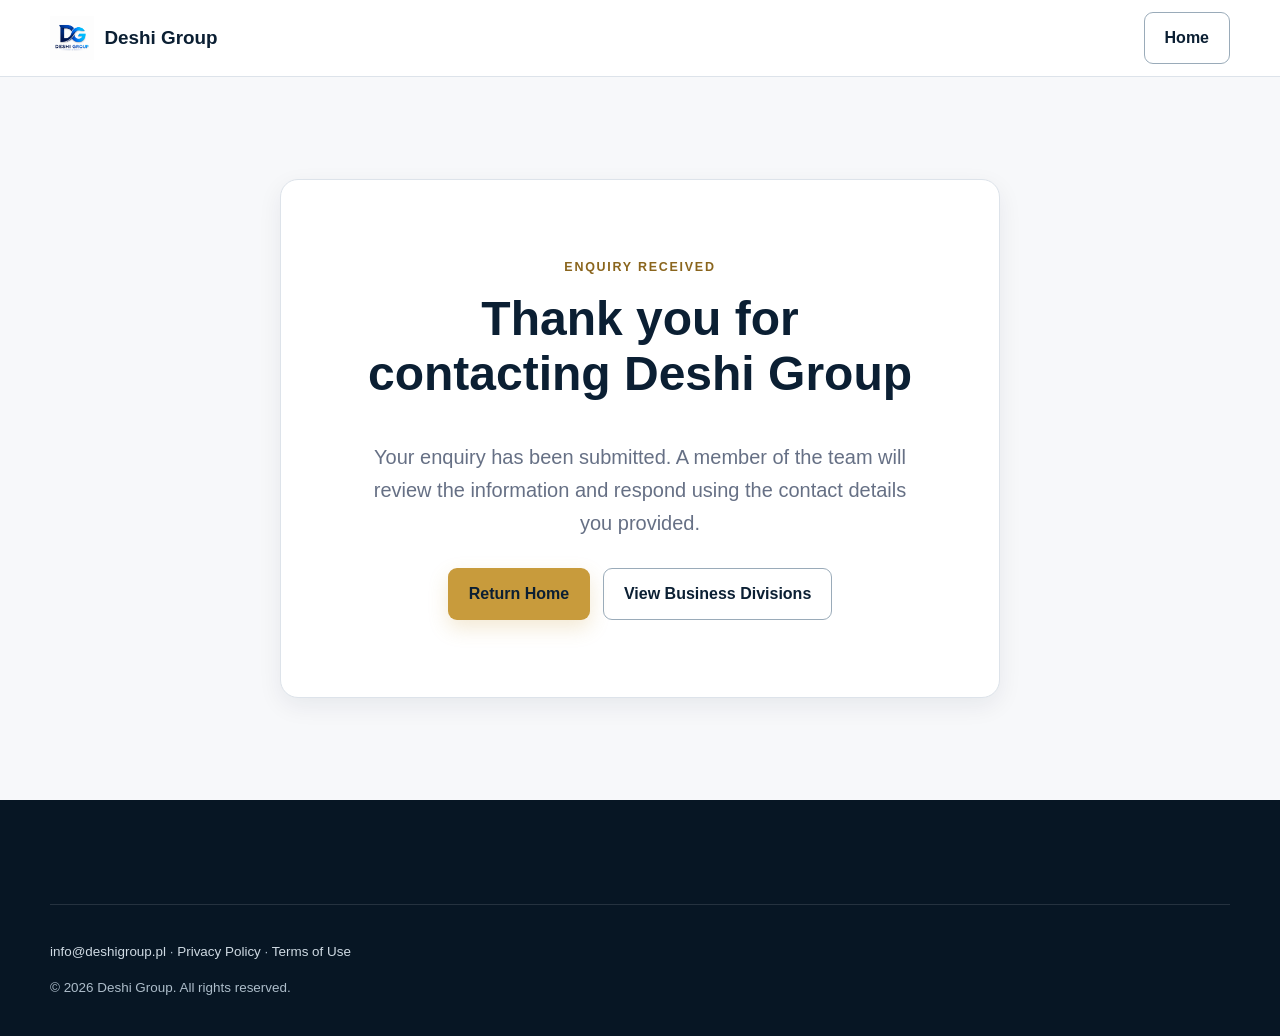
<file: deshi-group-website/thank-you.html>
<!doctype html><html lang="en" class="no-js"><head><meta charset="utf-8"><meta name="viewport" content="width=device-width,initial-scale=1"><meta name="robots" content="noindex,follow"><title>Thank You | Deshi Group</title><meta name="description" content="Confirmation that your Deshi Group enquiry has been submitted."><link rel="canonical" href="https://deshigroup.pl/thank-you.html"><meta property="og:title" content="Thank You | Deshi Group"><meta property="og:description" content="Your enquiry has been submitted."><meta property="og:type" content="website"><meta property="og:url" content="https://deshigroup.pl/thank-you.html"><meta property="og:image" content="https://deshigroup.pl/images/hero-business.svg"><meta name="twitter:card" content="summary_large_image"><meta name="twitter:title" content="Thank You | Deshi Group"><meta name="twitter:description" content="Your enquiry has been submitted."><meta name="twitter:image" content="https://deshigroup.pl/images/hero-business.svg"><link rel="icon" href="images/favicon.svg" type="image/svg+xml"><meta name="theme-color" content="#0B1F33"><link rel="stylesheet" href="css/style.css"><script defer src="js/script.js"></script></head><body><a class="skip-link" href="#main">Skip to content</a><header class="site-header"><div class="container header-inner"><a class="brand" href="index.html"><img src="images/logo-placeholder.png" alt="" width="44" height="44">Deshi Group</a><nav aria-label="Quick navigation"><a class="btn btn-secondary" href="index.html">Home</a></nav></div></header><main id="main"><section class="section surface" style="min-height:65vh;display:grid;place-items:center"><div class="container"><div class="card center-card"><p class="eyebrow">Enquiry received</p><h1 class="section-title">Thank you for contacting Deshi Group</h1><p class="lead">Your enquiry has been submitted. A member of the team will review the information and respond using the contact details you provided.</p><div class="button-row" style="justify-content:center"><a class="btn btn-primary" href="index.html">Return Home</a><a class="btn btn-secondary" href="divisions.html">View Business Divisions</a></div></div></div></section></main><footer class="site-footer"><div class="container footer-bottom"><p><a href="mailto:info@deshigroup.pl">info@deshigroup.pl</a> · <a href="privacy.html">Privacy Policy</a> · <a href="terms.html">Terms of Use</a></p><p>© <span data-year>2026</span> Deshi Group. All rights reserved.</p></div></footer></body></html>
</file>
<file: deshi-group-website/css/style.css>
:root{--navy:#0B1F33;--blue:#123B5D;--gold:#C89B3C;--light-gold:#E2C47A;--off:#F7F8FA;--white:#fff;--text:#17212B;--muted:#667085;--border:#DDE3EA;--success:#18794E;--error:#B42318;--shadow:0 16px 40px rgba(11,31,51,.1);--shadow-sm:0 8px 24px rgba(11,31,51,.07);--radius:18px;--radius-sm:10px;--max:1180px;--space:clamp(3.5rem,8vw,7rem);--header:76px}
*{box-sizing:border-box}html{scroll-behavior:smooth}body{margin:0;font-family:Inter,Arial,Helvetica,sans-serif;color:var(--text);background:var(--white);line-height:1.65;-webkit-font-smoothing:antialiased}body.menu-open{overflow:hidden}img,svg{max-width:100%;height:auto;display:block}a{color:var(--blue);text-decoration-thickness:1px;text-underline-offset:3px}a:hover{color:var(--navy)}button,input,select,textarea{font:inherit}button{cursor:pointer}.container{width:min(calc(100% - 2rem),var(--max));margin-inline:auto}.section{padding:var(--space) 0}.section-sm{padding:2.5rem 0}.surface{background:var(--off)}.eyebrow{margin:0 0 .8rem;color:#8a651d;font-size:.78rem;font-weight:800;letter-spacing:.14em;text-transform:uppercase}.section-title,.page-title,h1,h2,h3{line-height:1.15;color:var(--navy);margin-top:0}.section-title{font-size:clamp(2rem,4vw,3rem);max-width:760px}.page-title{font-size:clamp(2.5rem,6vw,4.5rem);max-width:850px}.lead{font-size:clamp(1.05rem,2vw,1.25rem);color:var(--muted);max-width:760px}.muted{color:var(--muted)}.gold-rule{width:52px;height:3px;background:var(--gold);border:0;margin:1.25rem 0}.skip-link{position:fixed;left:1rem;top:-100px;z-index:9999;background:var(--gold);color:var(--navy);padding:.75rem 1rem;border-radius:0 0 8px 8px;font-weight:800}.skip-link:focus{top:0}.announcement{background:var(--navy);color:#e9eef4;text-align:center;padding:.48rem 1rem;font-size:.82rem;letter-spacing:.02em}.site-header{position:sticky;top:0;z-index:1000;background:rgba(255,255,255,.97);border-bottom:1px solid var(--border);backdrop-filter:blur(12px)}.header-inner{min-height:var(--header);display:flex;align-items:center;justify-content:space-between;gap:1rem}.brand{display:flex;align-items:center;gap:.65rem;text-decoration:none;color:var(--navy);font-weight:800;font-size:1.18rem}.brand img{width:44px;height:44px}.nav-toggle{width:46px;height:46px;border:1px solid var(--border);border-radius:10px;background:var(--white);display:grid;place-items:center}.nav-toggle span,.nav-toggle span::before,.nav-toggle span::after{content:"";display:block;width:21px;height:2px;background:var(--navy);position:relative;transition:.2s}.nav-toggle span::before{position:absolute;top:-7px}.nav-toggle span::after{position:absolute;top:7px}.nav-toggle[aria-expanded=true] span{background:transparent}.nav-toggle[aria-expanded=true] span::before{top:0;transform:rotate(45deg)}.nav-toggle[aria-expanded=true] span::after{top:0;transform:rotate(-45deg)}.site-nav{display:none;position:absolute;top:100%;left:0;width:100%;background:var(--white);border-bottom:1px solid var(--border);padding:1rem}.site-nav.open{display:block}.nav-list{list-style:none;margin:0;padding:0;display:flex;flex-direction:column;gap:.25rem}.nav-link,.dropdown-toggle{display:flex;align-items:center;justify-content:space-between;width:100%;padding:.85rem 1rem;border:0;background:none;color:var(--navy);text-decoration:none;font-weight:700;border-radius:8px}.nav-link:hover,.nav-link.active,.dropdown-toggle:hover,.dropdown-toggle.active{background:var(--off);color:var(--blue)}.nav-link.active{box-shadow:inset 3px 0 var(--gold)}.dropdown-wrap{position:relative}.chevron{width:8px;height:8px;border-right:2px solid currentColor;border-bottom:2px solid currentColor;transform:rotate(45deg);margin:-4px 0 0 .6rem}.dropdown-menu{display:none;list-style:none;margin:.25rem 0 .5rem;padding:.35rem;background:var(--off);border-radius:10px}.dropdown-menu.open{display:block}.dropdown-menu a{display:block;padding:.7rem .8rem;border-radius:7px;text-decoration:none;font-size:.92rem}.nav-cta{margin-top:.5rem}.btn{display:inline-flex;align-items:center;justify-content:center;min-height:48px;padding:.75rem 1.25rem;border:1px solid transparent;border-radius:9px;text-decoration:none;font-weight:800;transition:transform .2s,box-shadow .2s,background .2s}.btn:hover{transform:translateY(-2px)}.btn-primary{background:var(--gold);color:var(--navy);box-shadow:0 8px 20px rgba(200,155,60,.22)}.btn-primary:hover{background:var(--light-gold);color:var(--navy)}.btn-secondary{background:transparent;border-color:#9aabb9;color:var(--navy)}.btn-secondary:hover{border-color:var(--navy);color:var(--navy)}.btn-light{border-color:rgba(255,255,255,.45);color:var(--white)}.btn-light:hover{background:var(--white);color:var(--navy)}.button-row{display:flex;flex-wrap:wrap;gap:.8rem;margin-top:1.75rem}.hero{padding:clamp(4rem,9vw,8rem) 0;background:linear-gradient(115deg,#f9fbfd 60%,#eef3f6);overflow:hidden}.hero-grid{display:grid;gap:2.5rem;align-items:center}.hero h1{font-size:clamp(2.75rem,7vw,5.5rem);letter-spacing:-.045em;margin-bottom:1.25rem}.hero-visual img{width:100%;filter:drop-shadow(0 25px 35px rgba(11,31,51,.13))}.page-hero{padding:clamp(3.5rem,7vw,6rem) 0;background:var(--navy);color:#dfe7ee;position:relative;overflow:hidden}.page-hero::after{content:"";position:absolute;width:360px;height:360px;border:1px solid rgba(226,196,122,.18);border-radius:50%;right:-120px;top:-170px}.page-hero .page-title{color:var(--white);margin-bottom:1rem}.page-hero .lead{color:#c8d4df}.grid-2,.grid-3,.grid-4{display:grid;gap:1.25rem}.card{background:var(--white);border:1px solid var(--border);border-radius:var(--radius);overflow:hidden;box-shadow:var(--shadow-sm);height:100%}.card-body{padding:1.5rem}.division-card{transition:transform .25s,box-shadow .25s}.division-card:hover{transform:translateY(-6px);box-shadow:var(--shadow)}.division-card img{width:100%;aspect-ratio:16/10;object-fit:cover;background:#edf2f5}.division-card h3{font-size:1.35rem}.text-link{font-weight:800;text-decoration:none}.text-link::after{content:" →"}.icon-card{padding:1.5rem;border-top:3px solid var(--gold)}.icon-card strong{display:block;color:var(--navy);font-size:1.05rem;margin-bottom:.25rem}.process{counter-reset:step}.process article{position:relative;padding:1.5rem 1.25rem 1.25rem;border-left:1px solid var(--border)}.process article::before{counter-increment:step;content:counter(step);display:grid;place-items:center;width:36px;height:36px;border-radius:50%;background:var(--navy);color:var(--light-gold);font-weight:800;margin-bottom:1rem}.notice{padding:1.25rem 1.4rem;border-left:4px solid var(--gold);background:#fffaf0;border-radius:0 var(--radius-sm) var(--radius-sm) 0;color:#594315}.notice.info{background:#f1f6fa;color:var(--blue);border-color:var(--blue)}.notice.danger{background:#fff4f2;color:#7a271a;border-color:var(--error)}.split{display:grid;gap:2.5rem;align-items:center}.split img{border-radius:var(--radius);box-shadow:var(--shadow-sm)}.check-list,.plain-list{margin:1.25rem 0;padding:0;list-style:none}.check-list li,.plain-list li{padding:.55rem 0 .55rem 1.75rem;position:relative;border-bottom:1px solid var(--border)}.check-list li::before{content:"✓";position:absolute;left:0;color:var(--success);font-weight:900}.plain-list li::before{content:"—";position:absolute;left:0;color:var(--gold);font-weight:900}.cta{background:var(--navy);color:#d9e3ec;border-radius:var(--radius);padding:clamp(2rem,5vw,4rem);display:flex;flex-direction:column;align-items:flex-start;justify-content:space-between;gap:1.5rem}.cta h2{color:var(--white);font-size:clamp(1.8rem,4vw,3rem);margin-bottom:.6rem}.cta p{max-width:720px;margin:0}.contact-grid{display:grid;gap:2rem}.contact-details{padding:2rem;background:var(--navy);color:#d8e2eb;border-radius:var(--radius)}.contact-details h2,.contact-details a{color:var(--white)}.contact-item{padding:1rem 0;border-bottom:1px solid rgba(255,255,255,.13)}.contact-item span{display:block;color:var(--light-gold);font-size:.75rem;font-weight:800;text-transform:uppercase;letter-spacing:.1em}.form-card{padding:clamp(1.4rem,4vw,2.5rem)}.form-grid{display:grid;gap:1.15rem}.field label,.field legend{display:block;font-weight:800;color:var(--navy);margin-bottom:.35rem}.required{color:var(--error)}.field input,.field select,.field textarea{width:100%;min-height:48px;padding:.75rem;border:1px solid #aeb9c4;border-radius:8px;background:var(--white);color:var(--text)}.field textarea{min-height:150px;resize:vertical}.field input:focus,.field select:focus,.field textarea:focus{outline:3px solid rgba(200,155,60,.28);border-color:#86651e}.field [aria-invalid=true]{border-color:var(--error);background:#fff8f7}.error-message{min-height:1.2em;margin:.25rem 0 0;color:var(--error);font-size:.85rem}.checkbox{display:flex;gap:.7rem;align-items:flex-start}.checkbox input{width:20px;height:20px;margin-top:.2rem;flex:0 0 auto}.form-status{padding:.75rem 0;font-weight:700}.legal-content{max-width:850px}.legal-content h2{margin-top:2.5rem}.legal-content h3{margin-top:1.8rem}.site-footer{background:#071624;color:#adbdca;padding:4rem 0 1.5rem}.footer-grid{display:grid;gap:2rem}.site-footer h2,.site-footer h3,.site-footer .brand{color:var(--white)}.site-footer h3{font-size:.95rem;letter-spacing:.05em;text-transform:uppercase}.site-footer ul{list-style:none;margin:0;padding:0}.site-footer li{margin:.55rem 0}.site-footer a{color:#cfdae3;text-decoration:none}.site-footer a:hover{color:var(--light-gold)}.footer-bottom{border-top:1px solid rgba(255,255,255,.12);margin-top:2.5rem;padding-top:1.4rem;font-size:.84rem}.back-to-top{position:fixed;right:1rem;bottom:1rem;width:46px;height:46px;border:0;border-radius:50%;background:var(--gold);color:var(--navy);font-size:1.2rem;font-weight:900;box-shadow:var(--shadow);opacity:0;visibility:hidden;transform:translateY(10px);transition:.2s;z-index:900}.back-to-top.visible{opacity:1;visibility:visible;transform:none}.center-card{max-width:720px;margin:auto;text-align:center;padding:clamp(2rem,6vw,5rem)}:focus-visible{outline:3px solid var(--gold);outline-offset:3px}.no-js .js-only{display:none}
@media(min-width:700px){.grid-2{grid-template-columns:repeat(2,1fr)}.grid-3{grid-template-columns:repeat(3,1fr)}.grid-4{grid-template-columns:repeat(2,1fr)}.form-grid.two{grid-template-columns:repeat(2,1fr)}.field.full{grid-column:1/-1}.footer-grid{grid-template-columns:2fr 1fr 1.3fr}.cta{flex-direction:row;align-items:center}.cta .button-row{margin-top:0;flex:0 0 auto}}
@media(min-width:900px){.nav-toggle{display:none}.site-nav{display:block!important;position:static;width:auto;border:0;padding:0;background:transparent}.nav-list{flex-direction:row;align-items:center;gap:.15rem}.nav-link,.dropdown-toggle{width:auto;padding:.65rem .8rem}.nav-link.active{box-shadow:inset 0 -3px var(--gold);background:transparent}.nav-cta{margin:0 0 0 .4rem}.dropdown-menu{position:absolute;top:calc(100% + 12px);left:0;width:255px;margin:0;padding:.5rem;background:var(--white);border:1px solid var(--border);box-shadow:var(--shadow);z-index:10}.dropdown-menu::before{content:"";position:absolute;top:-13px;left:0;width:100%;height:13px}.hero-grid{grid-template-columns:1.12fr .88fr}.split{grid-template-columns:1fr 1fr}.split.reverse>*:first-child{order:2}.grid-4{grid-template-columns:repeat(4,1fr)}.contact-grid{grid-template-columns:.8fr 1.2fr}.process article{border-left:0;border-top:1px solid var(--border)}}
@media(prefers-reduced-motion:reduce){html{scroll-behavior:auto}*,*::before,*::after{animation-duration:.01ms!important;transition-duration:.01ms!important}}
</file>
